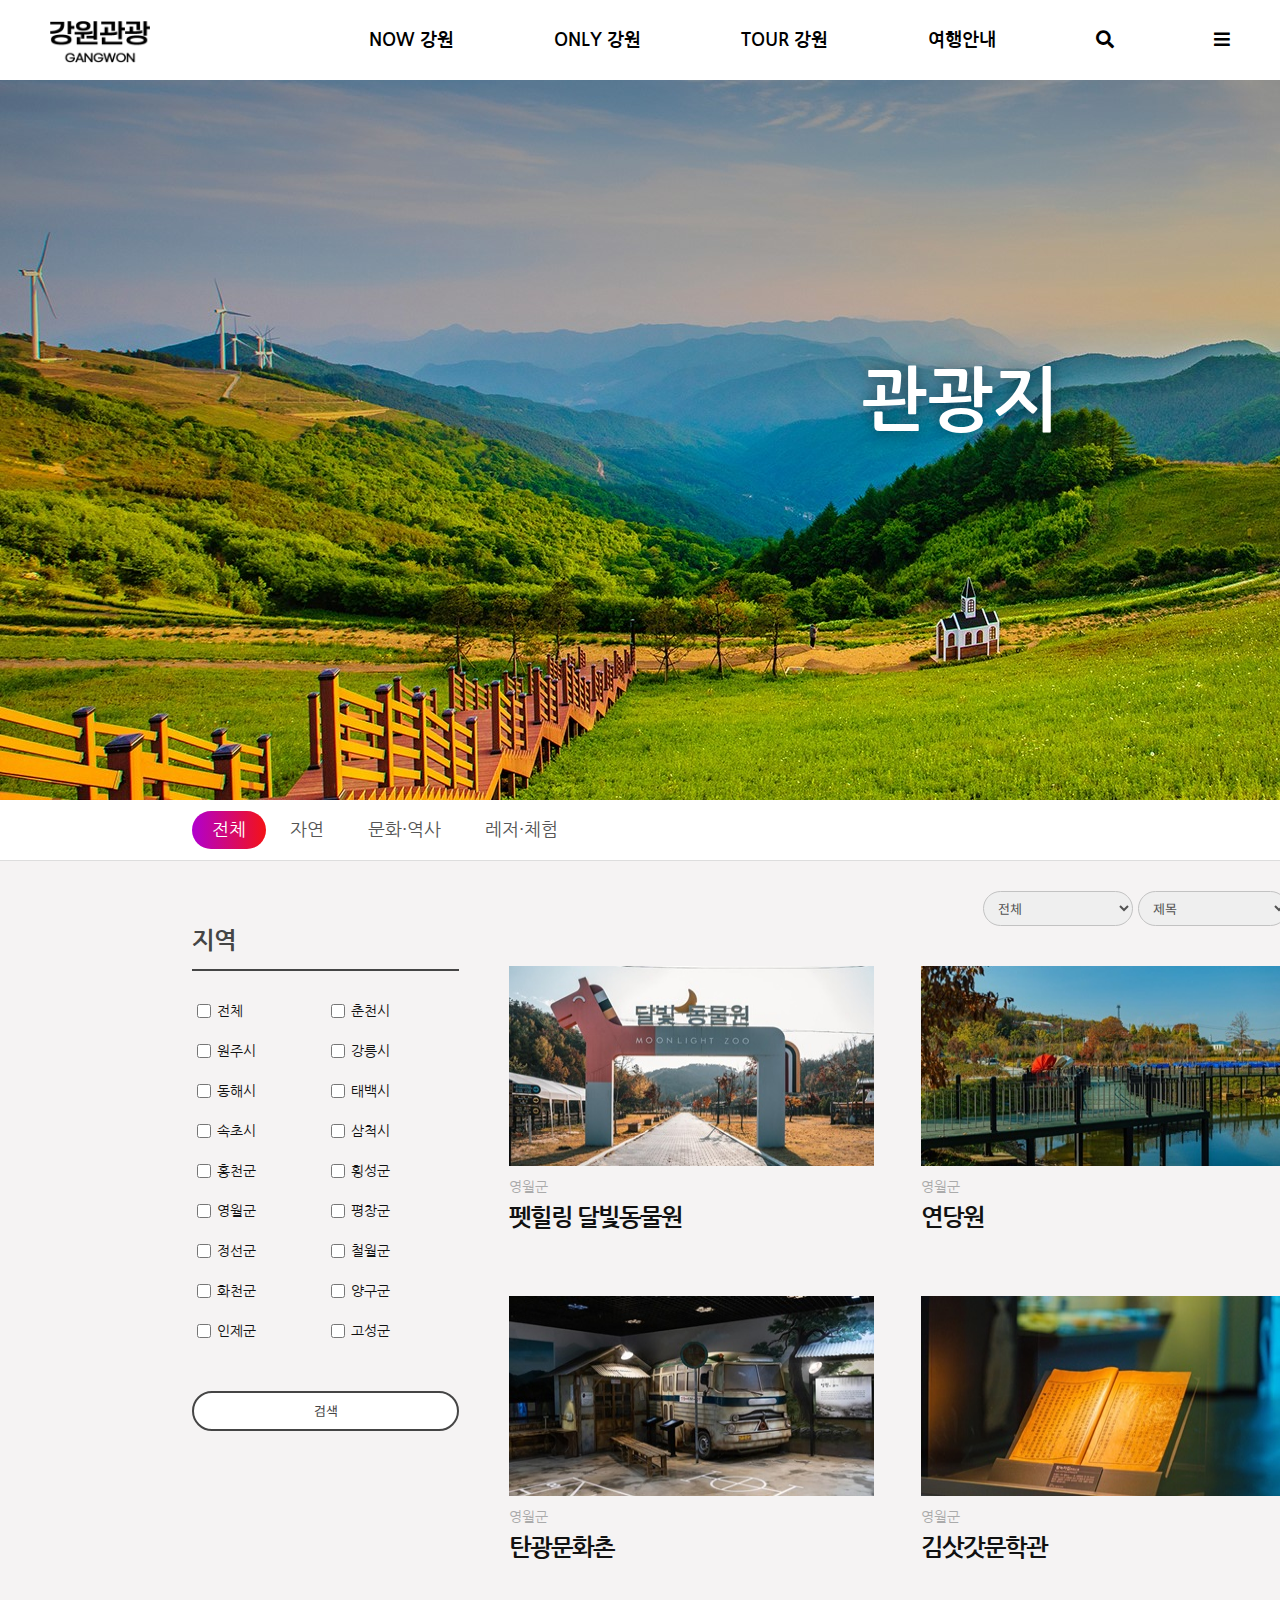
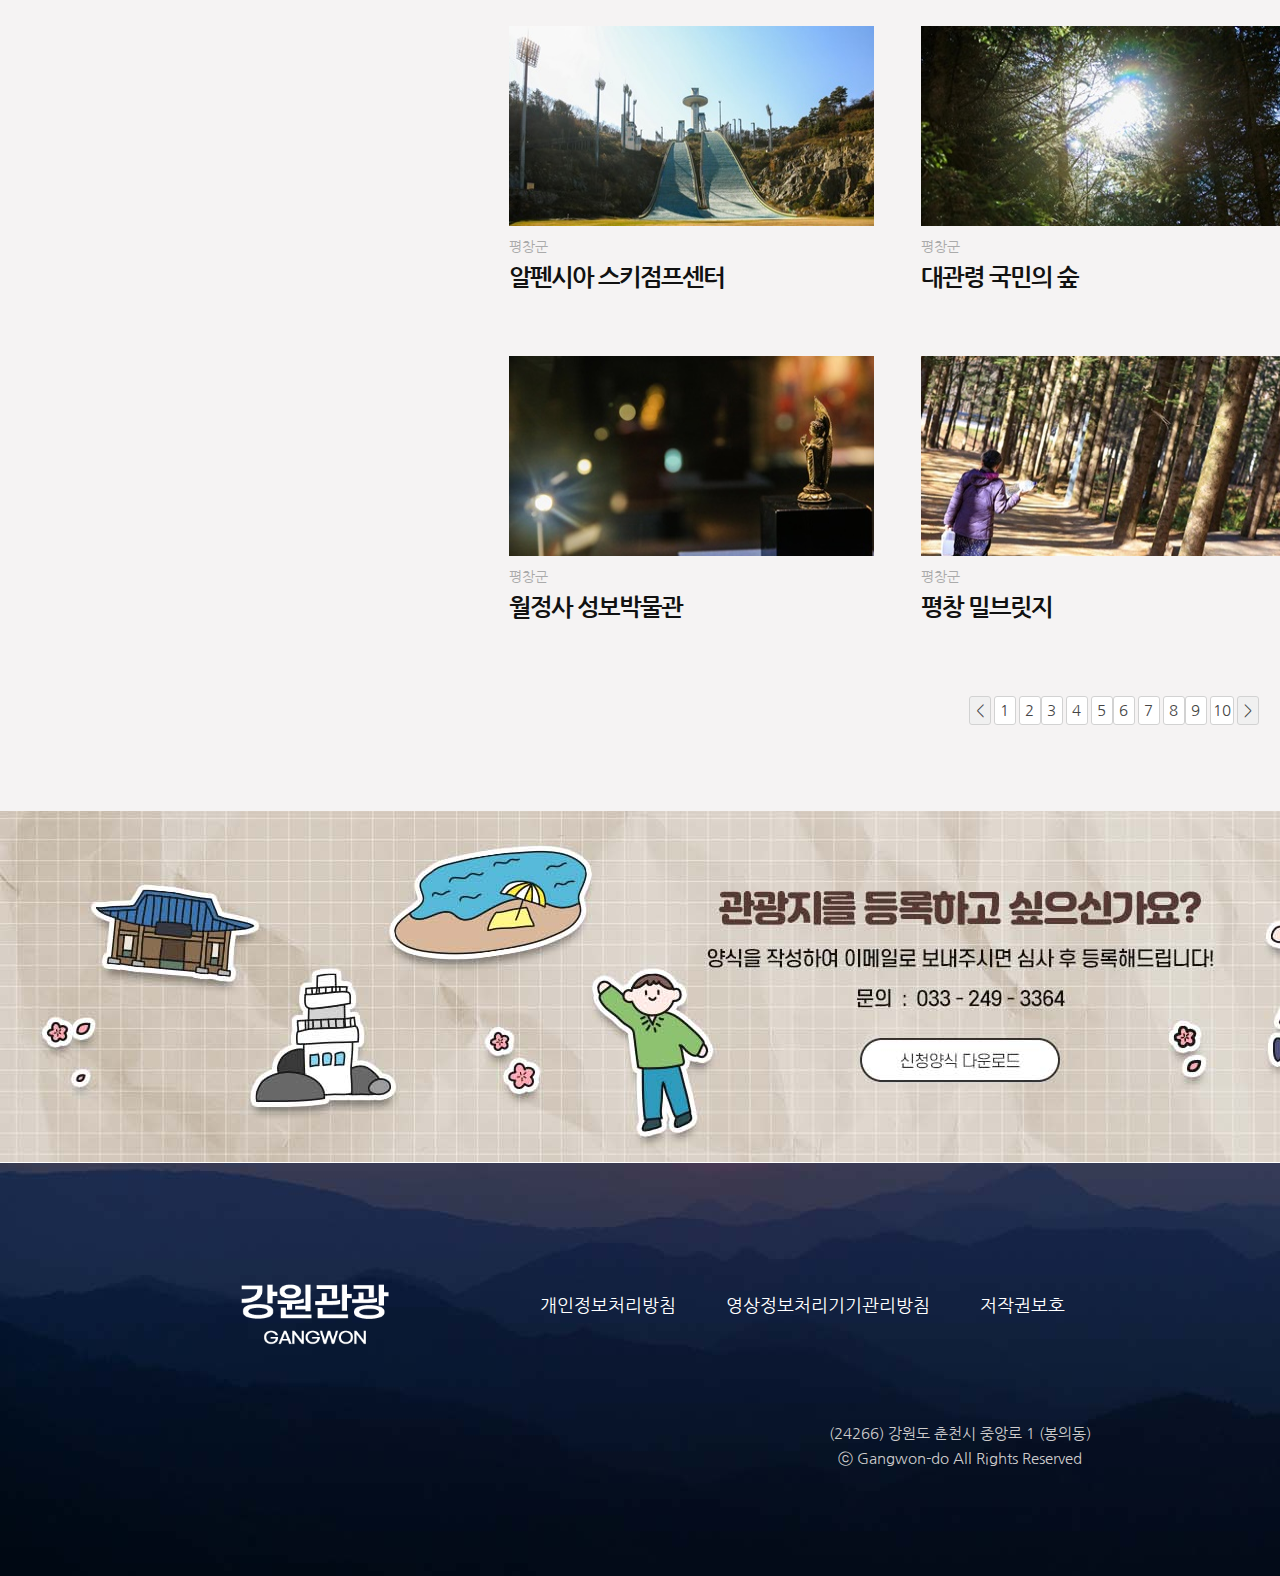
<file: index_folder/index_sub_only.html>
<!DOCTYPE html>
<html lang="ko">
<head>
	<meta charset="UTF-8">
	<meta http-equiv="X-UA-Compatible" content="IE=edge">
	<meta name="viewport" content="width=device-width, initial-scale=1.0">
	<title>관광지</title>
	<!-- 파비콘 -->
	<link rel="apple-touch-icon" sizes="57x57" href="../img/fabicon/apple-icon-57x57.png">
	<link rel="icon" type="image/png" sizes="32x32" href="../img/fabicon/favicon-32x32.png">

	<link rel='stylesheet' href='https://cdnjs.cloudflare.com/ajax/libs/font-awesome/5.15.3/css/all.min.css'>
	<link rel="stylesheet" href="../css/reset.css">
	<link rel="stylesheet" href="../css/slick.css">
    <link rel="stylesheet" href="../css/slick-theme.css">
	<script src="https://code.jquery.com/jquery-3.6.4.min.js"></script>
	<script src="../js/commonScript.js" defer></script>
	<link rel="stylesheet" href="../css/style.css">
	<link rel="stylesheet" href="../css/style4_only.css">
	<link rel="원본 좌표" href="https://www.gangwon.to/gwtour"> 
</head>
 
<body>
	<nav id="top_menu_fixed">
		<h1>
			<a href="../index.html" title="강원관광 메인페이지 바로가기"> <img src="../img/logo.png" alt="탑메뉴 로고"></a>
		</h1>
		<ul>
			<li><a href="../index_folder/index_sub_story.html" title="NOW 강원">NOW 강원</a>
				<ul>
					<li><a href="../index_folder/index_sub_story.html" title="">이야기속강원</a></li>
					<li><a href="../index_folder/index_sub_story2.html" title="">축제&amp;행사</a></li>
					<li><a href="#" title="">쇼핑<mark>(미구현)</mark></a></li>
				</ul>
			</li>
				<li><a href="../index_folder/index_sub_only.html" title="ONLY 강원">ONLY 강원</a>
					<ul>
						<li><a href="../index_folder/index_sub_only.html" title=""><dt>관광지</dt></a>
							<dd><a href="../index_folder/index_sub_only.html" title="">자연</a></dd>
							<dd><a href="../index_folder/index_sub_only.html" title="">문화&middot;역사 </a></dd>
							<dd><a href="../index_folder/index_sub_only.html" title="">레저&middot;체험</a></dd>
						</li>
						<li><a href="../index_folder/index_sub_only2.html" title="">K한류</a></li>
						<li><a href="#" title="">음식</a></li>
						<li><a href="#" title="">테마여행</a></li>
						<li><a href="#" title="">여행플래너</a></li>
					</ul>
				</li>
			<li><a href="#" title="TOUR 강원">TOUR 강원</a></li>
			<li><a href="#" title="여행안내">여행안내</a>
				<ul>
					<li><a href="#" title="">알림소식</a></li>
					<li><a href="#" title="">관광안내소</a></li>
					<li><a href="#" title="">사진공모전</a></li>
					<li><a href="#" title="">가이드북&amp;지도</a></li>
					<li><a href="#" title="">강원관광 e-book</a></li>
					<li><a href="#" title="">시티투어</a></li>
					<li><a href="#" title="">관광불편신고</a></li>
				</ul>
			</li>
			<li><a href="javascript:" title="검색 버튼" class="search-button"><i class="fas fa-search"></i></a></li>  <!-- nav 검색버튼 -->
			<li><a href="javascript:" title="사이드 메뉴 버튼"><i class="fas fa-bars"></i></a></li> <!-- nav 사이드메뉴 버튼 -->
		</ul>
		<div id="searchBg">
			<form class="search-bx" method="" action="">
				<fieldset>
					<input type="hidden" name="siteCode" value="" />
					<input type="search" id="keyword" name="searchKeyword" value="" placeholder="검색어를 입력해주세요">
				</fieldset>
				<i class="fas fa-search"></i>
			</form>
		</div>
	</nav>
	<section>
		<div id="mainview">
			<img src="../img/sub2_1/sub_visual02.jpg" alt="메인뷰01">
			<h3>관광지</h3>
		</div>

		<!-- 탭박스 영역 -->
        <div class="inner">
    		<div id="tabbox">
                    <div class="inner_left">
                        <a href="" class="pointBox">전체</a>
                        <a href="">자연</a>
                        <a href="">문화&middot;역사</a>
                        <a href="">레저&middot;체험</a>
                    </div>
        			<div class="inner_right">
        				<a href="#">&nbsp;HOME &nbsp; ></a>
        				<a href="#">&nbsp;ONLY 강원 &nbsp; ></a>
        				<a href="#"><span style="font-weight: bold;">관광지</span> &nbsp; </a>
        			</div>
    		</div>
        </div>
<!-- ← 여기까지 공통영역 입니다 -->

		<!-- 컨텐츠영역 -->
    <div id="contents">
        <div class="inner">
            <div class="checkBox">
				<h4>지역</h4>
				<div><input type="checkbox" id="allArea"><label for="allArea">전체</label></input></div>
				<div><input type="checkbox" id="area01"><label for="area01">춘천시</label></input></div>
				<div><input type="checkbox" id="area02"><label for="area02">원주시</label></input></div>
				<div><input type="checkbox" id="area03"><label for="area03">강릉시</label></input></div>
				<div><input type="checkbox" id="area04"><label for="area04">동해시</label></input></div>
				<div><input type="checkbox" id="area05"><label for="area05">태백시</label></input></div>
				<div><input type="checkbox" id="area06"><label for="area06">속초시</label></input></div>
				<div><input type="checkbox" id="area07"><label for="area07">삼척시</label></input></div>
				<div><input type="checkbox" id="area08"><label for="area08">홍천군</label></input></div>
				<div><input type="checkbox" id="area09"><label for="area09">횡성군</label></input></div>
				<div><input type="checkbox" id="area10"><label for="area10">영월군</label></input></div>
				<div><input type="checkbox" id="area11"><label for="area11">평창군</label></input></div>
				<div><input type="checkbox" id="area12"><label for="area12">정선군</label></input></div>
				<div><input type="checkbox" id="area13"><label for="area13">철월군</label></input></div>
				<div><input type="checkbox" id="area14"><label for="area14">화천군</label></input></div>
				<div><input type="checkbox" id="area15"><label for="area15">양구군</label></input></div>
				<div><input type="checkbox" id="area16"><label for="area16">인제군</label></input></div>
				<div><input type="checkbox" id="area17"><label for="area17">고성군</label></input></div>
				<div class="blank">지역별 검색기능 버튼</div>
				<input type="submit" value="검색" id="areaSubmitBtn"></input>
			</div>

<!-- 작업중 --> <!-- 좌측 체크박스 -->
            <div class="onlyBox">
				<div class="searchArea">
					<select name="" id="">
						<option value="전체">전체</option>
						<option value="최신순">최신순</option>
						<option value="인기순">인기순</option>
					</select>
					<select name="" id="">
						<option value="제목">제목</option>
						<option value="내용">내용</option>
					</select>
					<input type="box" placeholder="검색어를 입력해주세요." name=""></input>
					<a href="">검색</a>
				</div>
				<ul>
					<li><a href=""> <img src="../img/sub2_1/onlyspot_01.jpg" alt=""><span>영월군</span> <strong>펫힐링 달빛동물원</strong></a></li>
					<li><a href=""> <img src="../img/sub2_1/onlyspot_02.jpg" alt=""><span>영월군</span> <strong>연당원</strong></a></li>
					<li><a href=""> <img src="../img/sub2_1/onlyspot_03.jpg" alt=""><span>영월군</span> <strong>라디오스타박물관</strong></a></li>
					<li><a href=""> <img src="../img/sub2_1/onlyspot_04.jpg" alt=""><span>영월군</span> <strong>탄광문화촌</strong></a></li>
					<li><a href=""> <img src="../img/sub2_1/onlyspot_05.jpg" alt=""><span>영월군</span> <strong>김삿갓문학관</strong></a></li>
					<li><a href=""> <img src="../img/sub2_1/onlyspot_06.jpg" alt=""><span>평창군</span> <strong>2018 평창 동계올림픽대회 및 동계패럴림픽대회 기념관</strong></a></li>
					<li><a href=""> <img src="../img/sub2_1/onlyspot_07.jpg" alt=""><span>평창군</span> <strong>알펜시아 스키점프센터</strong></a></li>
					<li><a href=""> <img src="../img/sub2_1/onlyspot_08.jpg" alt=""><span>평창군</span> <strong>대관령 국민의 숲</strong></a></li>
					<li><a href=""> <img src="../img/sub2_1/onlyspot_09.jpg" alt=""><span>평창군</span> <strong>월정사 전나무숲길</strong></a></li>
					<li><a href=""> <img src="../img/sub2_1/onlyspot_10.jpg" alt=""><span>평창군</span> <strong>월정사 성보박물관</strong></a></li>
					<li><a href=""> <img src="../img/sub2_1/onlyspot_11.jpg" alt=""><span>평창군</span> <strong>평창 밀브릿지</strong></a></li>
					<li><a href=""> <img src="../img/sub2_1/onlyspot_12.jpg" alt=""><span>평창군</span> <strong>봉평 전통시장</strong></a></li>
				</ul>
				<div id="pageslot">
					<div class="inner">
						<ul>
							<li class="slot"><a href="">&lt;</a></li>
							<li><a href="">1</a></li>
							<li><a href="">2</a></li>
							<li><a href="">3</a></li>
							<li><a href="">4</a></li>
							<li><a href="">5</a></li>
							<li><a href="">6</a></li>
							<li><a href="">7</a></li>
							<li><a href="">8</a></li>
							<li><a href="">9</a></li>
							<li><a href="">10</a></li>
							<li class="slot"><a href="">&gt;</a></li>
						</ul>
					</div>
				</div>
			</div>


        </div>
    </div>

    <img id="img_download" src="../img/sub2_1/download.jpg" alt="관광지 등록 양식 다운로드">
		



<!-- ← 여기까지 공통영역 입니다 -->		
		<footer id="footer">
			<div class="inner">
				<h1>
					<a href="#"><img src="../img/logo.png" alt="강원관광 로고">
					</a>
				</h1>
				<div class="footerLink">
					<ul>
						<li><a href="">개인정보처리방침</a><span class="ir_pm">구분바</span></li>
						<li><a href="">영상정보처리기기관리방침</a><span class="ir_pm">구분바</span></li>
						<li><a href="">저작권보호</a><span></span></li>
						<li><a href="">유관기관 사이트</a>
							<ul>
								<li><a href="">강원도청</a></li>
								<li><a href="">강원도관광재단</a></li>
							</ul>
						</li>
					</ul>
				</div>
			</div>
			<address>
				<li>(24266) 강원도 춘천시 중앙로 1 (봉의동)</li> 
				<li>ⓒ Gangwon-do    All Rights Reserved</li>
			</address>
		</footer>

		</div>


</body>
</file>
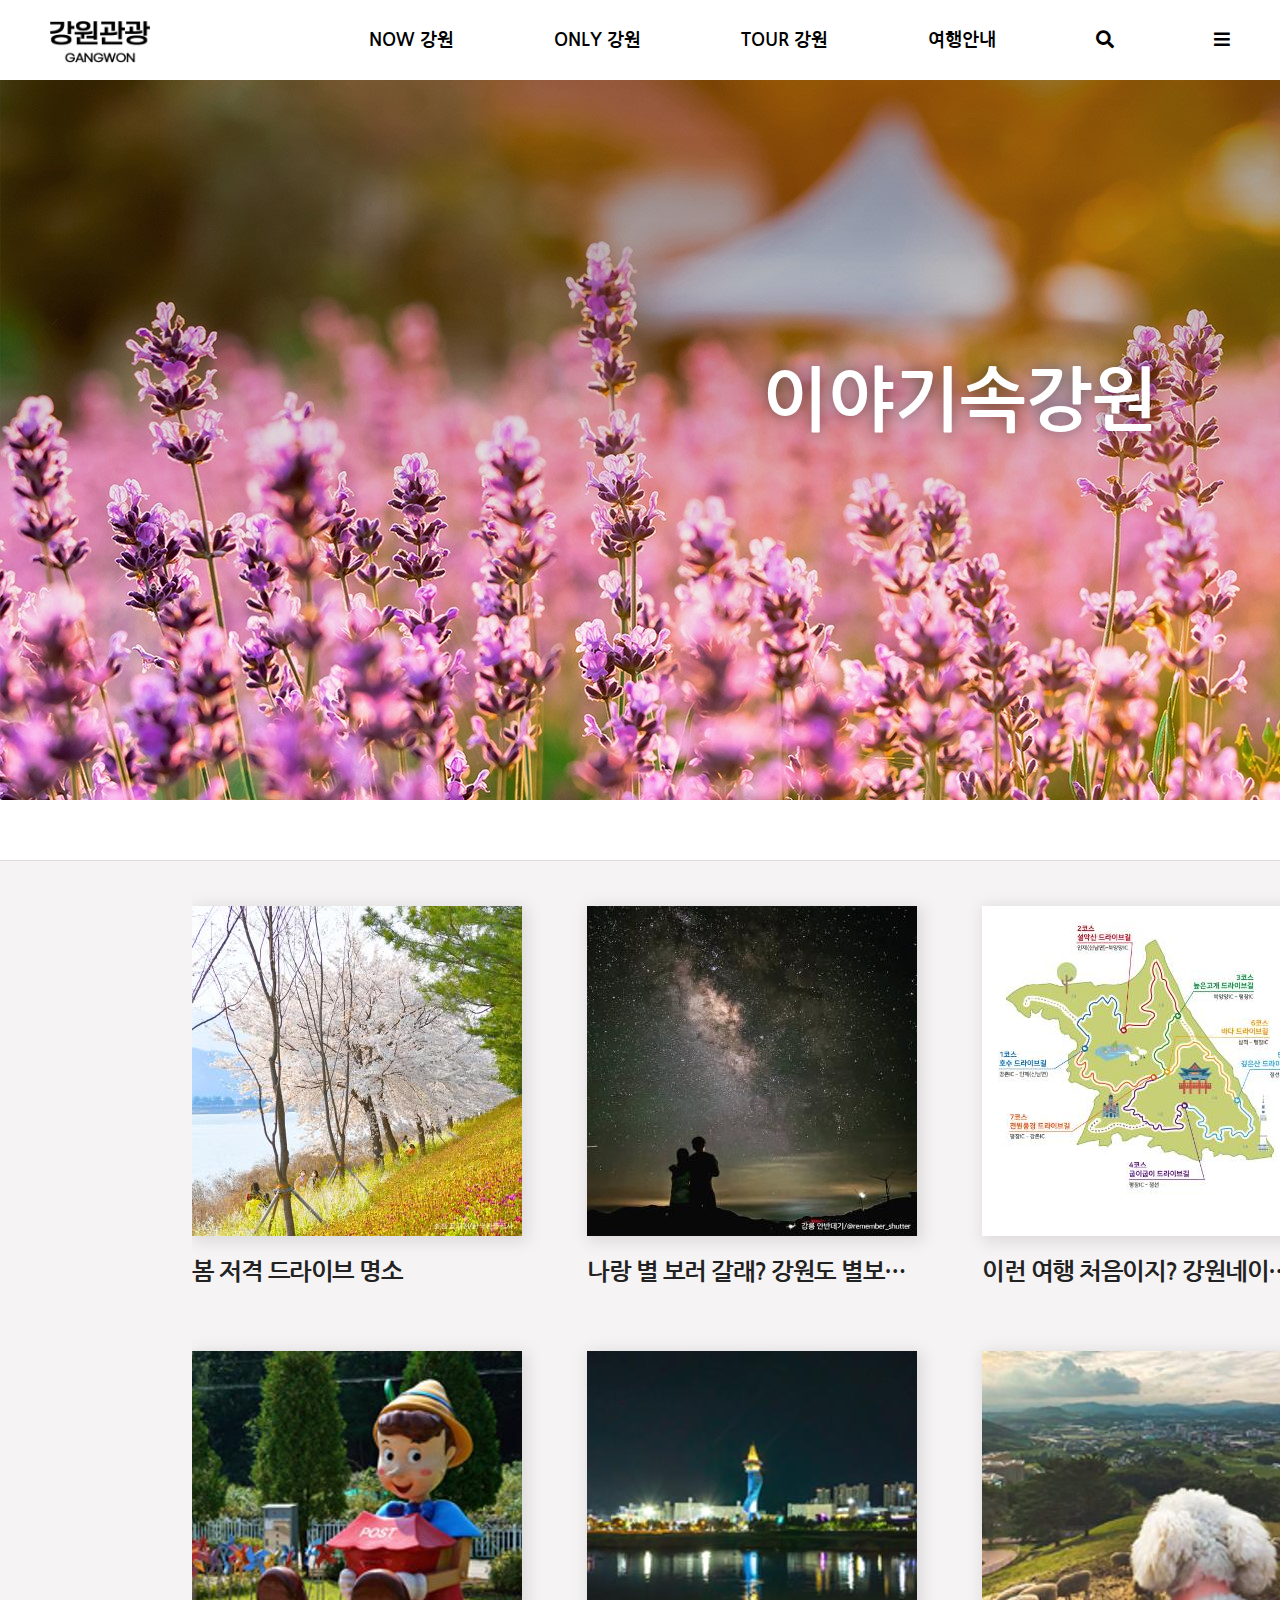
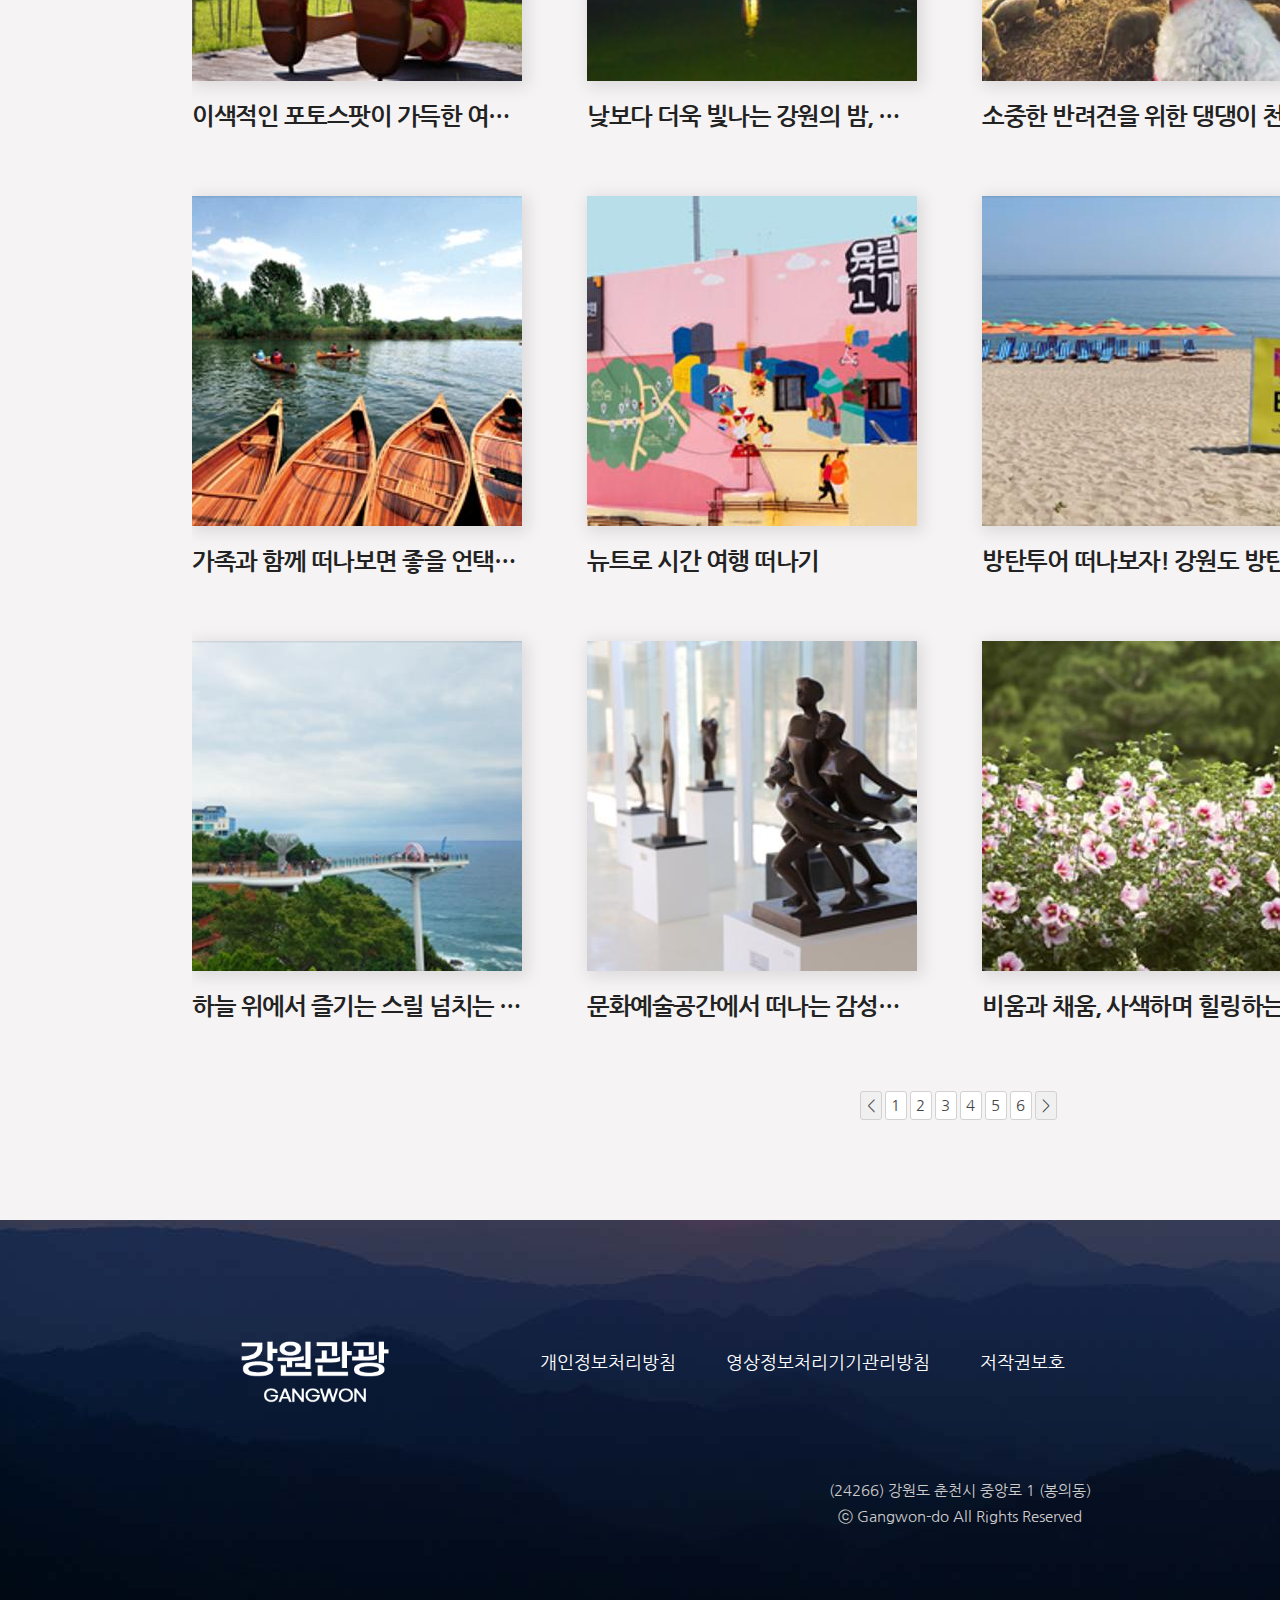
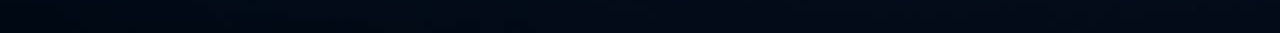
<file: index_folder/index_sub_story.html>
<!DOCTYPE html>
<html lang="ko">
<head>
	<meta charset="UTF-8">
	<meta http-equiv="X-UA-Compatible" content="IE=edge">
	<meta name="viewport" content="width=device-width, initial-scale=1.0">
	<title>이야기 속 강원</title>
	<!-- 파비콘 -->
	<link rel="apple-touch-icon" sizes="57x57" href="../img/fabicon/apple-icon-57x57.png">
	<link rel="icon" type="image/png" sizes="32x32" href="../img/fabicon/favicon-32x32.png">
	
	<link rel='stylesheet' href='https://cdnjs.cloudflare.com/ajax/libs/font-awesome/5.15.3/css/all.min.css'>
	<link rel="stylesheet" href="../css/reset.css">
	<link rel="stylesheet" href="../css/slick.css">
    <link rel="stylesheet" href="../css/slick-theme.css">
	<script src="https://code.jquery.com/jquery-3.6.4.min.js"></script>
	<script src="../js/commonScript.js" defer></script>
	<link rel="stylesheet" href="../css/style.css">
	<link rel="stylesheet" href="../css/style2.css">
	<link rel="원본 좌표" href="https://www.gangwon.to/gwtour"> 
</head>
 
<body>
	<nav id="top_menu_fixed">
		<h1>
			<a href="../index.html" title="강원관광 메인페이지 바로가기"> <img src="../img/logo.png" alt="탑메뉴 로고"></a>
		</h1>
		<ul>
			<li><a href="../index_folder/index_sub_story.html" title="NOW 강원">NOW 강원</a>
				<ul>
					<li><a href="../index_folder/index_sub_story.html" title="">이야기속강원</a></li>
					<li><a href="../index_folder/index_sub_story2.html" title="">축제&amp;행사</a></li>
					<li><a href="#" title="">쇼핑<mark>(미구현)</mark></a></li>
				</ul>
			</li>
				<li><a href="../index_folder/index_sub_only.html" title="ONLY 강원">ONLY 강원</a>
					<ul>
						<li><a href="../index_folder/index_sub_only.html" title=""><dt>관광지</dt></a>
							<dd><a href="../index_folder/index_sub_only.html" title="">자연</a></dd>
							<dd><a href="../index_folder/index_sub_only.html" title="">문화&middot;역사 </a></dd>
							<dd><a href="../index_folder/index_sub_only.html" title="">레저&middot;체험</a></dd>
						</li>
						<li><a href="../index_folder/index_sub_only2.html" title="">K한류</a></li>
						<li><a href="#" title="">음식</a></li>
						<li><a href="#" title="">테마여행</a></li>
						<li><a href="#" title="">여행플래너</a></li>
					</ul>
				</li>
			<li><a href="#" title="TOUR 강원">TOUR 강원</a></li>
			<li><a href="#" title="여행안내">여행안내</a>
				<ul>
					<li><a href="#" title="">알림소식</a></li>
					<li><a href="#" title="">관광안내소</a></li>
					<li><a href="#" title="">사진공모전</a></li>
					<li><a href="#" title="">가이드북&amp;지도</a></li>
					<li><a href="#" title="">강원관광 e-book</a></li>
					<li><a href="#" title="">시티투어</a></li>
					<li><a href="#" title="">관광불편신고</a></li>
				</ul>
			</li>
			<li><a href="javascript:" title="검색 버튼" class="search-button"><i class="fas fa-search"></i></a></li>  <!-- nav 검색버튼 -->
			<li><a href="javascript:" title="사이드 메뉴 버튼"><i class="fas fa-bars"></i></a></li> <!-- nav 사이드메뉴 버튼 -->
		</ul>
		<div id="searchBg">
			<form class="search-bx" method="" action="">
				<fieldset>
					<input type="hidden" name="siteCode" value="" />
					<input type="search" id="keyword" name="searchKeyword" value="" placeholder="검색어를 입력해주세요">
				</fieldset>
				<i class="fas fa-search"></i>
			</form>
		</div>
	</nav>
	<section>
		<div id="mainview">
			<img src="../img/sub1_1/sub_visual01.jpg" alt="메인뷰01">
			<h3>이야기속강원</h3>
		</div>

		<!-- 탭박스 영역 -->
		<div id="tabbox">
			<div class="inner">
				<a href="#">&nbsp;HOME &nbsp; ></a>
				<a href="#">&nbsp;NOW 강원 &nbsp; ></a>
				<strong><a href="#">이야기속강원 &nbsp; </a></strong>
			</div>
		</div>
		<!-- ← 여기까지 공통영역 입니다 -->




		<!-- 컨텐츠영역 -->
		<div id="contents">
			<div class="inner">
				<ul class="mainul">
					<li><a href=""><img src="../img/sub1_1/story_01.jpg" alt=""><strong>봄 저격 드라이브 명소</strong> </a></li>
					<li><a href=""><img src="../img/sub1_1/story_02.jpg" alt=""><strong>나랑 별 보러 갈래? 강원도 별보기 명소!</strong> </a></li>
					<li><a href=""><img src="../img/sub1_1/story_03.jpg" alt=""><strong>이런 여행 처음이지? 강원네이처로드 가이드</strong> </a></li>
					<li><a href=""><img src="../img/sub1_1/story_04.png" alt=""><strong>자연으로 가는 가장 가까운 길, 강원네이처로드</strong> </a></li>
					<li><a href=""><img src="../img/sub1_1/story_05.jpg" alt=""><strong>이색적인 포토스팟이 가득한 여행지 소개</strong> </a></li>
					<li><a href=""><img src="../img/sub1_1/story_06.jpg" alt=""><strong>낮보다 더욱 빛나는 강원의 밤, 야경관광지 추천</strong> </a></li>
					<li><a href=""><img src="../img/sub1_1/story_07.jpg" alt=""><strong>소중한 반려견을 위한 댕댕이 천국</strong> </a></li>
					<li><a href=""><img src="../img/sub1_1/story_08.jpg" alt=""><strong>뚜벅이 여행자를 위한 선물, 관광택시</strong> </a></li>
					<li><a href=""><img src="../img/sub1_1/story_09.jpg" alt=""><strong>가족과 함께 떠나보면 좋을 언택트 여행지</strong> </a></li>
					<li><a href=""><img src="../img/sub1_1/story_10.jpg" alt=""><strong>뉴트로 시간 여행 떠나기</strong> </a></li>
					<li><a href=""><img src="../img/sub1_1/story_11.jpg" alt=""><strong>방탄투어 떠나보자! 강원도 방탄소년단 여행지</strong> </a></li>
					<li><a href=""><img src="../img/sub1_1/story_12.jpg" alt=""><strong>아이와 함께, 몽글몽글 귀여운 동물을 만나봐요</strong> </a></li>
					<li><a href=""><img src="../img/sub1_1/story_13.jpg" alt=""><strong>하늘 위에서 즐기는 스릴 넘치는 강원여행</strong> </a></li>
					<li><a href=""><img src="../img/sub1_1/story_14.jpg" alt=""><strong>문화예술공간에서 떠나는 감성여행</strong> </a></li>
					<li><a href=""><img src="../img/sub1_1/story_15.jpg" alt=""><strong>비움과 채움, 사색하며 힐링하는 여행지</strong> </a></li>
					<li><a href=""><img src="../img/sub1_1/story_16.jpg" alt=""><strong>다채로운 색으로 풍덩! 가을철 추천 여행지</strong> </a></li>
			</ul>
			<div id="pageslot">
				<div class="inner">
					<ul>
						<li class="slot"><a href="">&lt;</a></li>
						<li><a href="">1</a></li>
						<li><a href="">2</a></li>
						<li><a href="">3</a></li>
						<li><a href="">4</a></li>
						<li><a href="">5</a></li>
						<li><a href="">6</a></li>
						<li class="slot"><a href="">&gt;</a></li>
					</ul>
				</div>
			</div>
		</div>



<!-- ← 여기까지 공통영역 입니다 -->		
		<footer id="footer">
			<div class="inner">
				<h1>
					<a href="#"><img src="../img/logo.png" alt="강원관광 로고">
					</a>
				</h1>
				<div class="footerLink">
					<ul>
						<li><a href="">개인정보처리방침</a><span class="ir_pm">구분바</span></li>
						<li><a href="">영상정보처리기기관리방침</a><span class="ir_pm">구분바</span></li>
						<li><a href="">저작권보호</a><span></span></li>
						<li><a href="">유관기관 사이트</a>
							<ul>
								<li><a href="">강원도청</a></li>
								<li><a href="">강원도관광재단</a></li>
							</ul>
						</li>
					</ul>
				</div>
			</div>
			<address>
				<li>(24266) 강원도 춘천시 중앙로 1 (봉의동)</li> 
				<li>ⓒ Gangwon-do    All Rights Reserved</li>
			</address>
		</footer>

		</div>


</body>
</file>
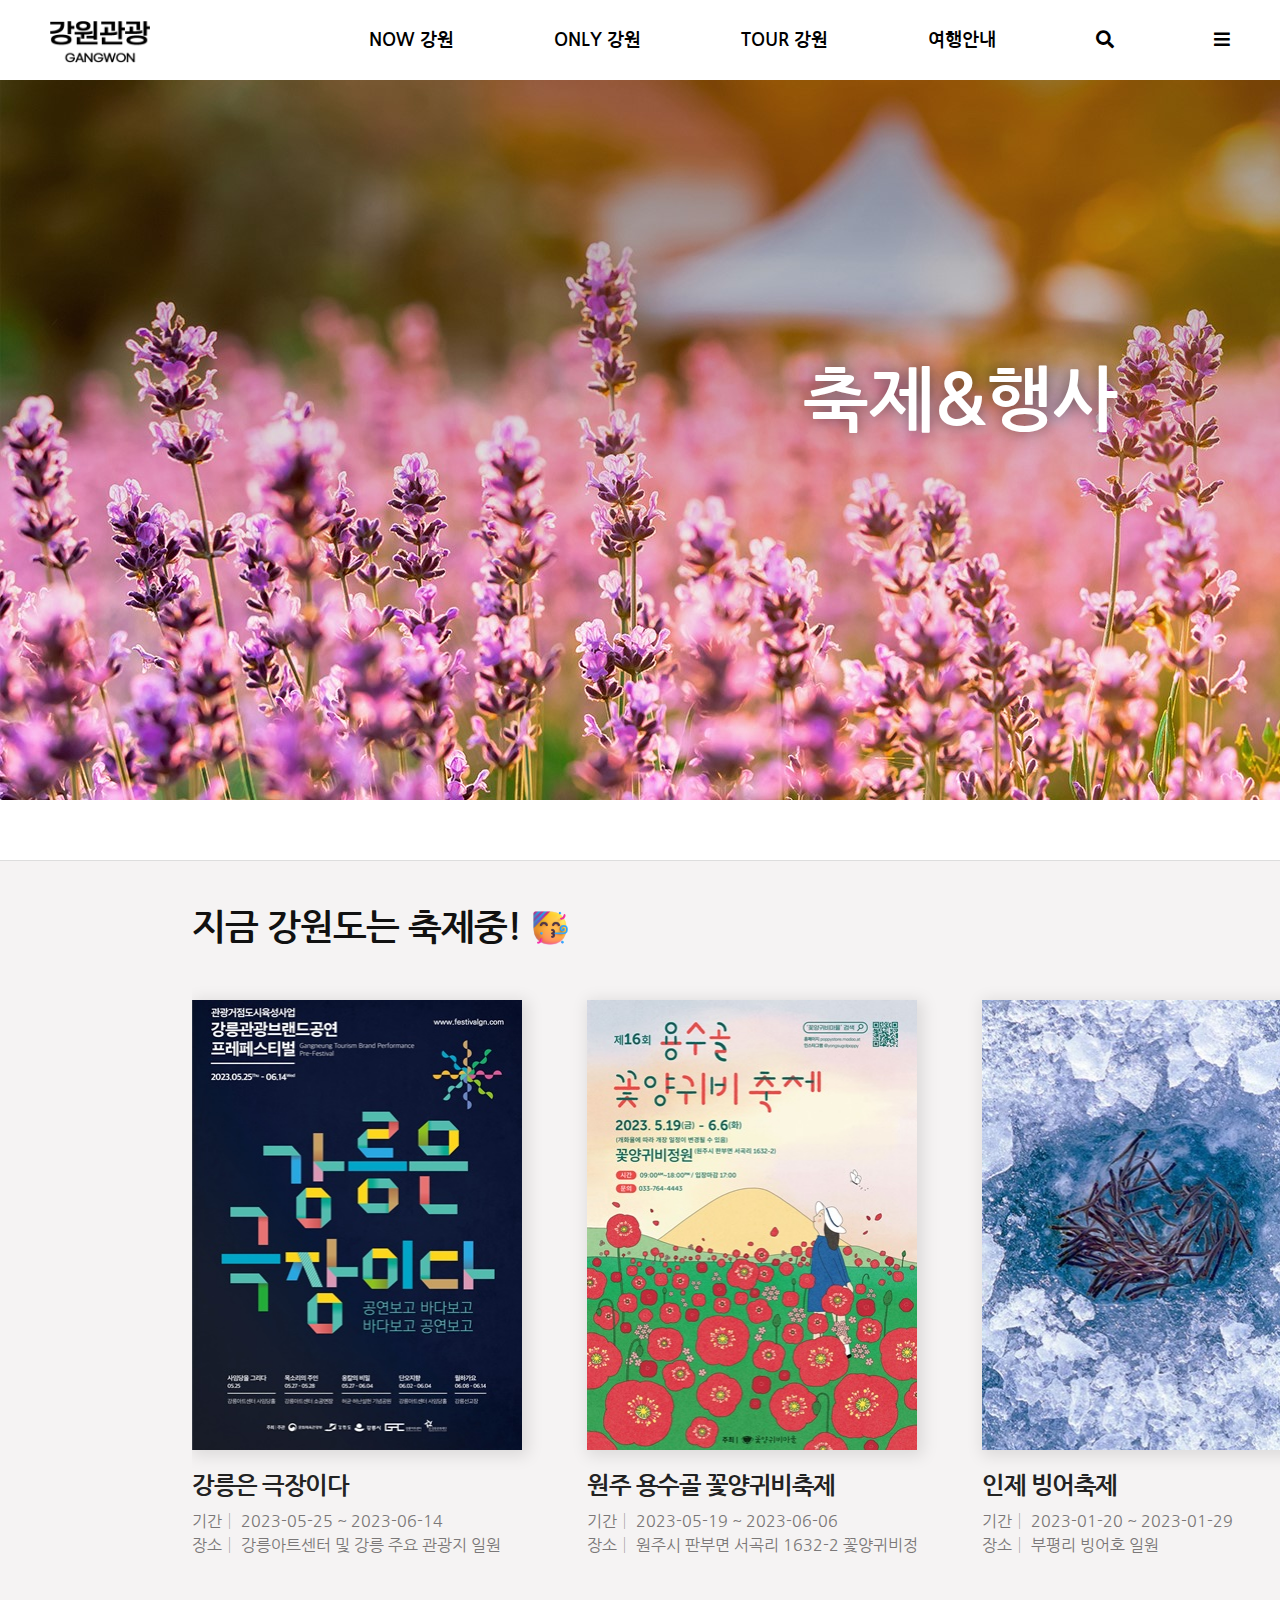
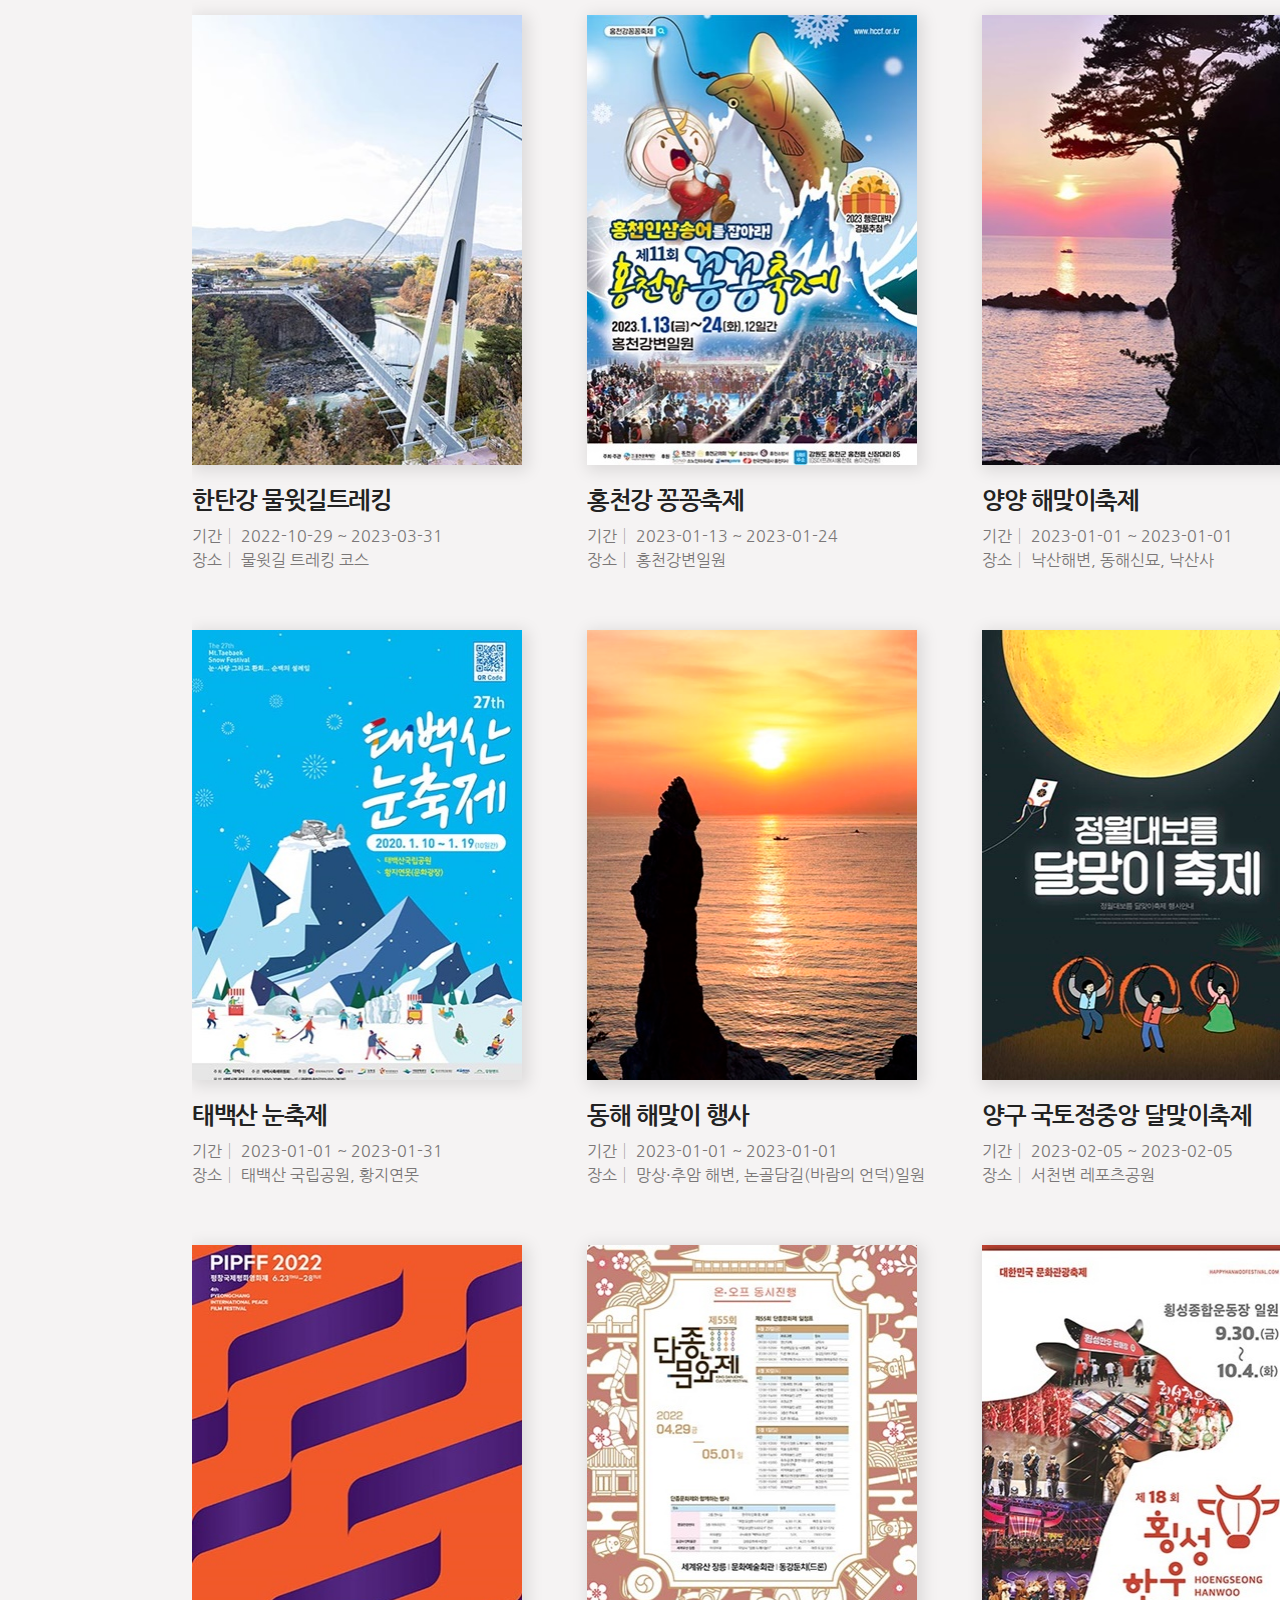
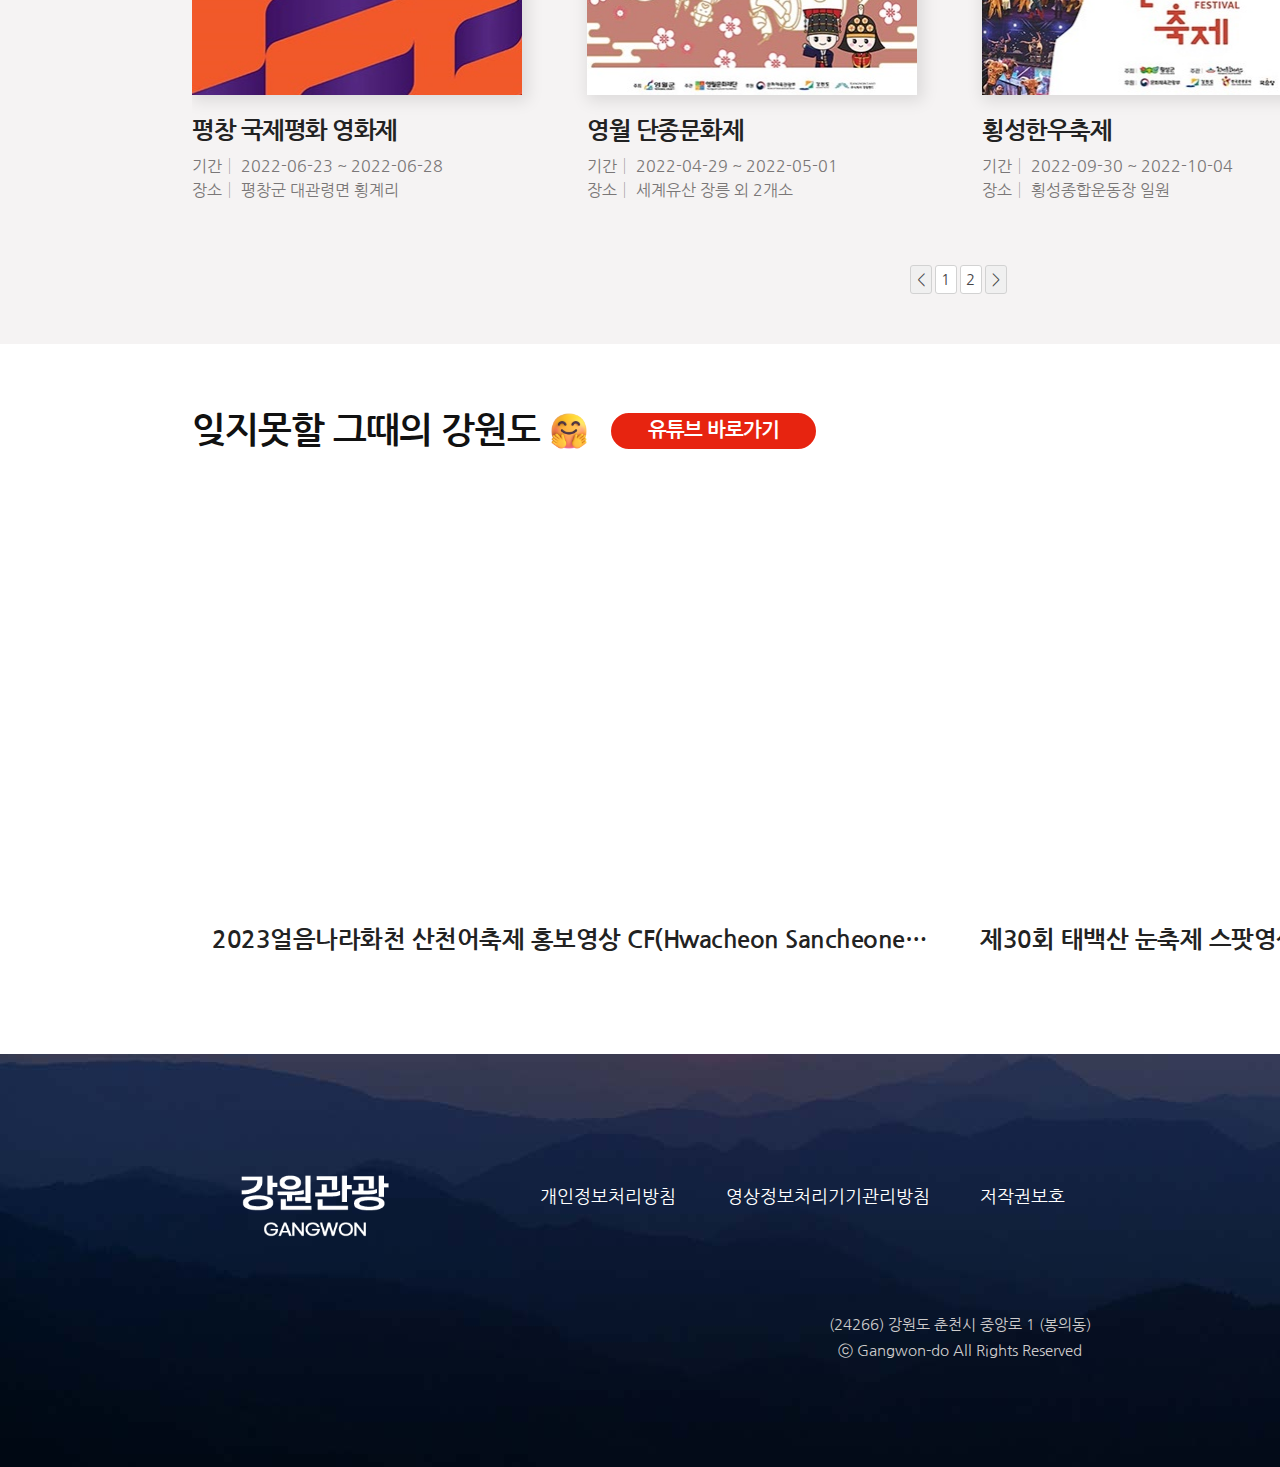
<file: index_folder/index_sub_story2.html>
<!DOCTYPE html>
<html lang="ko">
<head>
	<meta charset="UTF-8">
	<meta http-equiv="X-UA-Compatible" content="IE=edge">
	<meta name="viewport" content="width=device-width, initial-scale=1.0">
	<title>축제&행사</title>
	<!-- 파비콘 -->
	<link rel="apple-touch-icon" sizes="57x57" href="../img/fabicon/apple-icon-57x57.png">
	<link rel="icon" type="image/png" sizes="32x32" href="../img/fabicon/favicon-32x32.png">
	<link rel='stylesheet' href='https://cdnjs.cloudflare.com/ajax/libs/font-awesome/5.15.3/css/all.min.css'>
	<link rel="stylesheet" href="../css/reset.css">
	<link rel="stylesheet" href="../css/slick.css">
    <link rel="stylesheet" href="../css/slick-theme.css">
	<script src="https://code.jquery.com/jquery-3.6.4.min.js"></script>
	<script src="../js/commonScript.js" defer></script>
	<link rel="stylesheet" href="../css/style.css">
	<link rel="stylesheet" href="../css/style3.css">
	<link rel="원본 좌표" href="https://www.gangwon.to/gwtour"> 
</head>
 
<body>
	<nav id="top_menu_fixed">
		<h1>
			<a href="../index.html" title="강원관광 메인페이지 바로가기"> <img src="../img/logo.png" alt="탑메뉴 로고"></a>
		</h1>
		<ul>
			<li><a href="../index_folder/index_sub_story.html" title="NOW 강원">NOW 강원</a>
				<ul>
					<li><a href="../index_folder/index_sub_story.html" title="">이야기속강원</a></li>
					<li><a href="../index_folder/index_sub_story2.html" title="">축제&amp;행사</a></li>
					<li><a href="#" title="">쇼핑<mark>(미구현)</mark></a></li>
				</ul>
			</li>
				<li><a href="../index_folder/index_sub_only.html" title="ONLY 강원">ONLY 강원</a>
					<ul>
						<li><a href="../index_folder/index_sub_only.html" title=""><dt>관광지</dt></a>
							<dd><a href="../index_folder/index_sub_only.html" title="">자연</a></dd>
							<dd><a href="../index_folder/index_sub_only.html" title="">문화&middot;역사 </a></dd>
							<dd><a href="../index_folder/index_sub_only.html" title="">레저&middot;체험</a></dd>
						</li>
						<li><a href="../index_folder/index_sub_only2.html" title="">K한류</a></li>
						<li><a href="#" title="">음식</a></li>
						<li><a href="#" title="">테마여행</a></li>
						<li><a href="#" title="">여행플래너</a></li>
					</ul>
				</li>
			<li><a href="#" title="TOUR 강원">TOUR 강원</a></li>
			<li><a href="#" title="여행안내">여행안내</a>
				<ul>
					<li><a href="#" title="">알림소식</a></li>
					<li><a href="#" title="">관광안내소</a></li>
					<li><a href="#" title="">사진공모전</a></li>
					<li><a href="#" title="">가이드북&amp;지도</a></li>
					<li><a href="#" title="">강원관광 e-book</a></li>
					<li><a href="#" title="">시티투어</a></li>
					<li><a href="#" title="">관광불편신고</a></li>
				</ul>
			</li>
			<li><a href="javascript:" title="검색 버튼" class="search-button"><i class="fas fa-search"></i></a></li>  <!-- nav 검색버튼 -->
			<li><a href="javascript:" title="사이드 메뉴 버튼"><i class="fas fa-bars"></i></a></li> <!-- nav 사이드메뉴 버튼 -->
		</ul>
		<div id="searchBg">
			<form class="search-bx" method="" action="">
				<fieldset>
					<input type="hidden" name="siteCode" value="" />
					<input type="search" id="keyword" name="searchKeyword" value="" placeholder="검색어를 입력해주세요">
				</fieldset>
				<i class="fas fa-search"></i>
			</form>
		</div>
	</nav>
	<section>
		<div id="mainview">
			<img src="../img/sub1_1/sub_visual01.jpg" alt="메인뷰01">
			<h3>축제&amp;행사</h3>
		</div>

		<!-- 탭박스 영역 -->
		<div id="tabbox">
			<div class="inner">
				<a href="#">&nbsp;HOME &nbsp; ></a>
				<a href="#">&nbsp;NOW 강원 &nbsp; ></a>
				<strong><a href="#">축제&amp;행사 &nbsp; </a></strong>
			</div>
		</div>
		<!-- ← 여기까지 공통영역 입니다 -->




		<!-- 컨텐츠영역 -->
		<div id="contents">
			<div class="inner">
				<h4>지금 강원도는 축제중! <img src="../img/sub1_2/partying_face_3d.png" alt=""> </h4>
				<ul class="mainul">
					<li><a href=""><img src="../img/sub1_2/festival_01.jpg" alt=""><strong>강릉은 극장이다</strong> <span>기간│&nbsp;2023-05-25 ~ 2023-06-14  <br>
						장소│&nbsp;강릉아트센터 및 강릉 주요 관광지 일원</span></a></li>
					<li><a href=""><img src="../img/sub1_2/festival_02.jpg" alt=""><strong>원주 용수골 꽃양귀비축제</strong> <span>기간│&nbsp;2023-05-19 ~ 2023-06-06  <br>
						장소│&nbsp;원주시 판부면 서곡리 1632-2 꽃양귀비정</span></a></li>
					<li><a href=""><img src="../img/sub1_2/festival_03.jpg" alt=""><strong>인제 빙어축제</strong> <span>기간│&nbsp;2023-01-20 ~ 2023-01-29 <br>
						장소│&nbsp;부평리 빙어호 일원</span></a></li>
					<li><a href=""><img src="../img/sub1_2/festival_04.jpg" alt=""><strong>산천어축제</strong> <span>기간│&nbsp;2023-01-07 ~ 2023-01-30  <br>
						장소│&nbsp;화천군 화천읍 일원</span></a></li>
					<li><a href=""><img src="../img/sub1_2/festival_05.jpg" alt=""><strong>한탄강 물윗길트레킹</strong> <span>기간│&nbsp;2022-10-29 ~ 2023-03-31  <br>
						장소│&nbsp;물윗길 트레킹 코스</span></a></li>
					<li><a href=""><img src="../img/sub1_2/festival_06.jpg" alt=""><strong>홍천강 꽁꽁축제</strong> <span>기간│&nbsp;2023-01-13 ~ 2023-01-24  <br>
						장소│&nbsp;홍천강변일원</span></a></li>
					<li><a href=""><img src="../img/sub1_2/festival_07.jpg" alt=""><strong>양양 해맞이축제</strong> <span>기간│&nbsp;2023-01-01 ~ 2023-01-01  <br>
						장소│&nbsp;낙산해변, 동해신묘, 낙산사</span></a></li>
					<li><a href=""><img src="../img/sub1_2/festival_08.jpg" alt=""><strong>화진포 해맞이축제</strong> <span>기간│&nbsp;2023-01-01 ~ 2023-01-01  <br>
						장소│&nbsp;화진포해변</span></a></li>
					<li><a href=""><img src="../img/sub1_2/festival_09.jpg" alt=""><strong>태백산 눈축제</strong> <span>기간│&nbsp;2023-01-01 ~ 2023-01-31  <br>
						장소│&nbsp;태백산 국립공원, 황지연못</span></a></li>
					<li><a href=""><img src="../img/sub1_2/festival_10.jpg" alt=""><strong>동해 해맞이 행사</strong> <span>기간│&nbsp;2023-01-01 ~ 2023-01-01  <br>
						장소│&nbsp;망상&middot;추암 해변, 논골담길(바람의 언덕)일원</span></a></li>
					<li><a href=""><img src="../img/sub1_2/festival_11.jpg" alt=""><strong>양구 국토정중앙 달맞이축제</strong><span>기간│&nbsp;2023-02-05 ~ 2023-02-05 <br>
						장소│&nbsp;서천변 레포츠공원</span> </a></li>
					<li><a href=""><img src="../img/sub1_2/festival_12.jpg" alt=""><strong>정선 동강할미꽃축제</strong> <span>기간│&nbsp;2023-03-31 ~ 2023-04-02 <br>
						장소│&nbsp;동강생태체험전시관, 동강할미꽃 거리 일원</span></a></li>
					<li><a href=""><img src="../img/sub1_2/festival_13.jpg" alt=""><strong>평창 국제평화 영화제</strong> <span>기간│&nbsp;2022-06-23 ~ 2022-06-28  <br>
						장소│&nbsp;평창군 대관령면 횡계리</span></a></li>
					<li><a href=""><img src="../img/sub1_2/festival_14.jpg" alt=""><strong>영월 단종문화제</strong><span>기간│&nbsp;2022-04-29 ~ 2022-05-01  <br>
						장소│&nbsp;세계유산 장릉 외 2개소</span> </a></li>
					<li><a href=""><img src="../img/sub1_2/festival_15.jpg" alt=""><strong>횡성한우축제</strong> <span>기간│&nbsp;2022-09-30 ~ 2022-10-04  <br>
						장소│&nbsp;횡성종합운동장 일원</span></a></li>
					<li><a href=""><img src="../img/sub1_2/festival_16.jpg" alt=""><strong>삼척 해맞이축제</strong> <span>기간│&nbsp;2023-01-01 ~ 2023-01-01  <br>
						장소│&nbsp;소망의탑 외 9개소</span></a></li>
			</ul>

			<div id="pageslot">
				<div class="inner">
					<ul>
						<li class="slot"><a href="">&lt;</a></li>
						<li><a href="">1</a></li>
						<li><a href="">2</a></li>
						<li class="slot"><a href="">&gt;</a></li>
					</ul>
				</div>
			</div>
		</div>

		<div id="youtubeBox">
			<div class="inner">
				<h4>잊지못할 그때의 강원도 <img src="../img/sub1_2/hugging-face_1f917.png" alt=""> <a href="" id="goYoutube"> 유튜브 바로가기</a> </h4>

				<div class="box">
					<iframe width="560" height="315" src="https://www.youtube.com/embed/XAnNLdsSq8E" title="YouTube video player" frameborder="0" allow="accelerometer; autoplay; clipboard-write; encrypted-media; gyroscope; picture-in-picture; web-share" allowfullscreen></iframe>
					2023얼음나라화천 산천어축제 홍보영상 CF(Hwacheon Sancheoneo Ice festival)
				</div>
				<div class="box">
					<iframe width="560" height="315" src="https://www.youtube.com/embed/o8Q9M_VIMKw" title="YouTube video player" frameborder="0" allow="accelerometer; autoplay; clipboard-write; encrypted-media; gyroscope; picture-in-picture; web-share" allowfullscreen></iframe>
					제30회 태백산 눈축제 스팟영상
				</div>
			</div>
		</div>



<!-- ← 여기까지 공통영역 입니다 -->		
		<footer id="footer">
			<div class="inner">
				<h1>
					<a href="#"><img src="../img/logo.png" alt="강원관광 로고">
					</a>
				</h1>
				<div class="footerLink">
					<ul>
						<li><a href="">개인정보처리방침</a><span class="ir_pm">구분바</span></li>
						<li><a href="">영상정보처리기기관리방침</a><span class="ir_pm">구분바</span></li>
						<li><a href="">저작권보호</a><span></span></li>
						<li><a href="">유관기관 사이트</a>
							<ul>
								<li><a href="">강원도청</a></li>
								<li><a href="">강원도관광재단</a></li>
							</ul>
						</li>
					</ul>
				</div>
			</div>
			<address>
				<li>(24266) 강원도 춘천시 중앙로 1 (봉의동)</li> 
				<li>ⓒ Gangwon-do    All Rights Reserved</li>
			</address>
		</footer>

		</div>


</body>
</file>
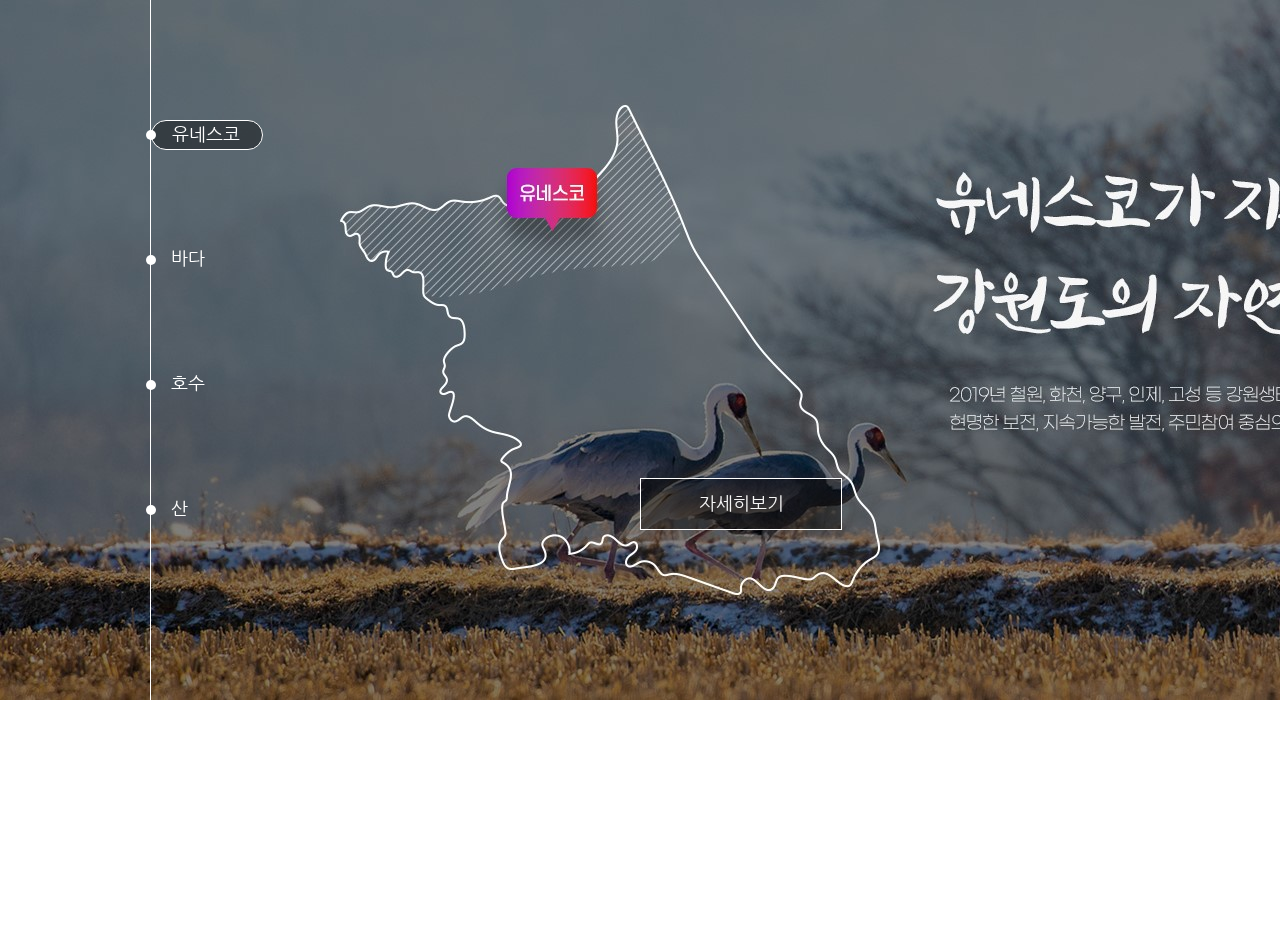
<file: index_folder/maptour_frame1.html>
<!DOCTYPE html>
<html lang="en">
<head>
	<meta charset="UTF-8">
	<meta http-equiv="X-UA-Compatible" content="IE=edge">
	<meta name="viewport" content="width=device-width, initial-scale=1.0">
	<title>강원관광</title>
	<link rel="stylesheet" href="../css/reset.css">
	

	<link rel="stylesheet" href="../css/slick.css">
    <link rel="stylesheet" href="../css/slick-theme.css">
	<link rel="stylesheet" href="../css/style.css">
    <script src="https://code.jquery.com/jquery-3.6.4.min.js"></script>
    <script src="../js/slick.min.js"></script>

	<link rel="원본 좌표" href="https://www.gangwon.to/gwtour"> 
    <style>
        body{position: fixed;}
        #maptour .maptab>.unesco{height: 28px;border-radius: 15px; border: 1px solid white;background: rgba(0,0,0,.4);}


    </style>
</head>

<body>
    <div id="maptour">
        <img src="../img/tour01.jpg" alt="맵투어1 이미지">
        <div class="maptab">
            <a href="../index_folder/maptour_frame1.html" class="unesco" target="maptour_frame">유네스코</a>
            <a href="../index_folder/maptour_frame2.html" class="ocean" target="maptour_frame">바다</a>
            <a href="../index_folder/maptour_frame3.html" class="lake" target="maptour_frame">호수</a>
            <a href="../index_folder/maptour_frame4.html" class="mountain" target="maptour_frame">산</a>
            <ul>
                <li></li> <!-- 항목 꾸미기 요소(●) 입니다. -->
                <li></li>
                <li></li>
                <li></li>
            </ul>
        </div>
        <a href="#" class="map_detail_btn">자세히보기</a>
    </div>
</body>
</html>
</file>
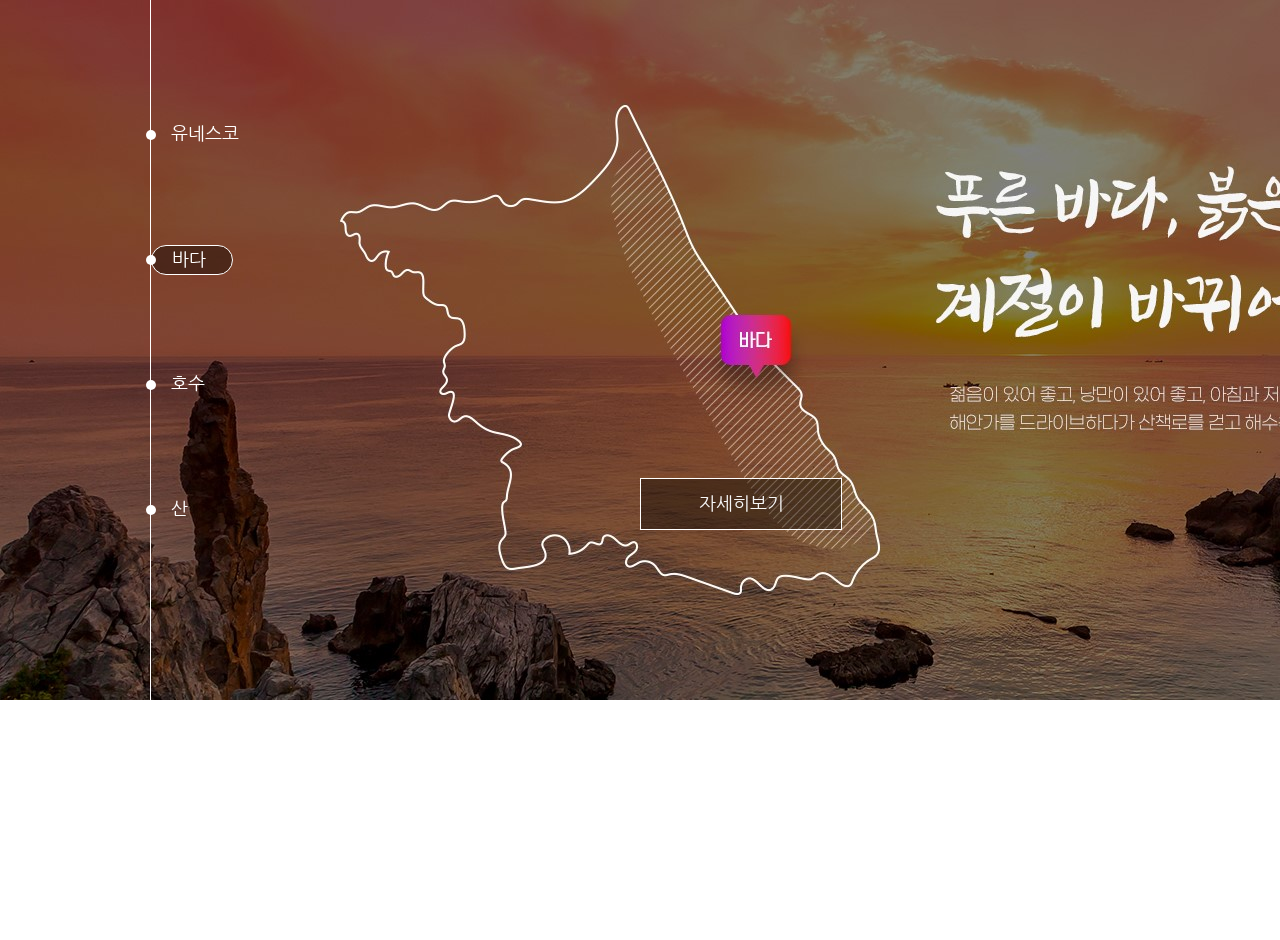
<file: index_folder/maptour_frame2.html>
<!DOCTYPE html>
<html lang="en">
<head>
	<meta charset="UTF-8">
	<meta http-equiv="X-UA-Compatible" content="IE=edge">
	<meta name="viewport" content="width=device-width, initial-scale=1.0">
	<title>강원관광</title>
	<link rel="stylesheet" href="../css/reset.css">
	

	<link rel="stylesheet" href="../css/slick.css">
    <link rel="stylesheet" href="../css/slick-theme.css">
	<link rel="stylesheet" href="../css/style.css">
    <script src="https://code.jquery.com/jquery-3.6.4.min.js"></script>
    <script src="../js/slick.min.js"></script>
	
	<link rel="원본 좌표" href="https://www.gangwon.to/gwtour"> 
    <style>
        body{position: fixed;}
        #maptour .maptab>.ocean{height: 28px;border-radius: 15px; border: 1px solid white;background: rgba(0,0,0,.4);}


    </style>
</head>

<body>
    <div id="maptour">
        <img src="../img/tour02.jpg" alt="맵투어1 이미지">
        <div class="maptab">
            <a href="../index_folder/maptour_frame1.html" class="unesco" target="maptour_frame">유네스코</a>
            <a href="../index_folder/maptour_frame2.html" class="ocean" target="maptour_frame">바다</a>
            <a href="../index_folder/maptour_frame3.html" class="lake" target="maptour_frame">호수</a>
            <a href="../index_folder/maptour_frame4.html" class="mountain" target="maptour_frame">산</a>
            <ul>
                <li></li> <!-- 항목 꾸미기 요소(●) 입니다. -->
                <li></li>
                <li></li>
                <li></li>
            </ul>
        </div>
        <a href="#" class="map_detail_btn">자세히보기</a>
    </div>
</body>
</html>
</file>
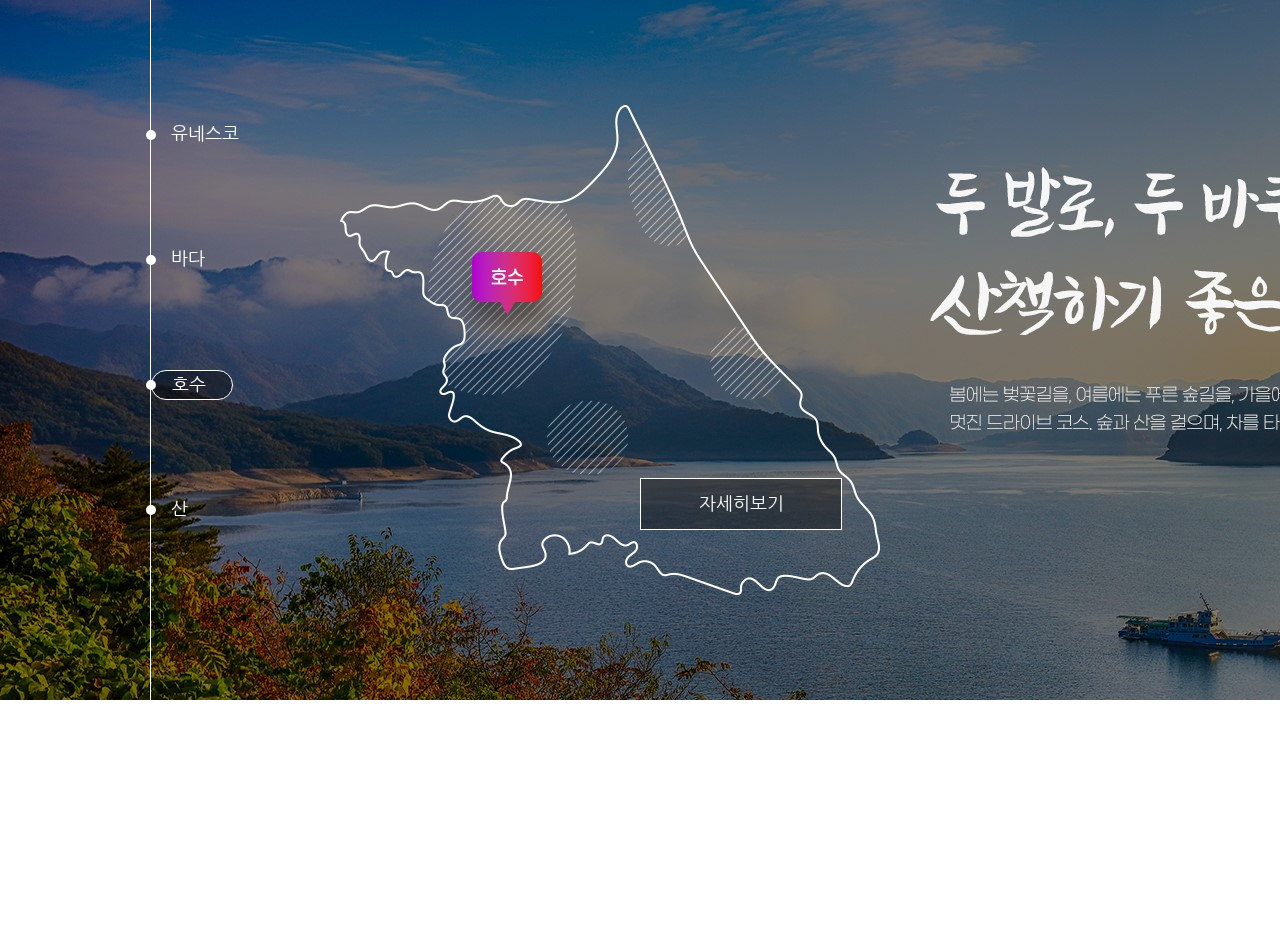
<file: index_folder/maptour_frame3.html>
<!DOCTYPE html>
<html lang="en">
<head>
	<meta charset="UTF-8">
	<meta http-equiv="X-UA-Compatible" content="IE=edge">
	<meta name="viewport" content="width=device-width, initial-scale=1.0">
	<title>강원관광</title>
	<link rel="stylesheet" href="../css/reset.css">
	

	<link rel="stylesheet" href="../css/slick.css">
    <link rel="stylesheet" href="../css/slick-theme.css">
	<link rel="stylesheet" href="../css/style.css">
    <script src="https://code.jquery.com/jquery-3.6.4.min.js"></script>
    <script src="../js/slick.min.js"></script>
	
	<link rel="원본 좌표" href="https://www.gangwon.to/gwtour"> 
    <style>
        body{position: fixed;}
        #maptour .maptab>.lake{height: 28px;border-radius: 15px; border: 1px solid white;background: rgba(0,0,0,.4);}


    </style>
</head>

<body>
    <div id="maptour">
        <img src="../img/tour03.jpg" alt="맵투어1 이미지">
        <div class="maptab">
            <a href="../index_folder/maptour_frame1.html" class="unesco" target="maptour_frame">유네스코</a>
            <a href="../index_folder/maptour_frame2.html" class="ocean" target="maptour_frame">바다</a>
            <a href="../index_folder/maptour_frame3.html" class="lake" target="maptour_frame">호수</a>
            <a href="../index_folder/maptour_frame4.html" class="mountain" target="maptour_frame">산</a>
            <ul>
                <li></li> <!-- 항목 꾸미기 요소(●) 입니다. -->
                <li></li>
                <li></li>
                <li></li>
            </ul>
        </div>
        <a href="#" class="map_detail_btn">자세히보기</a>
    </div>
</body>
</html>
</file>
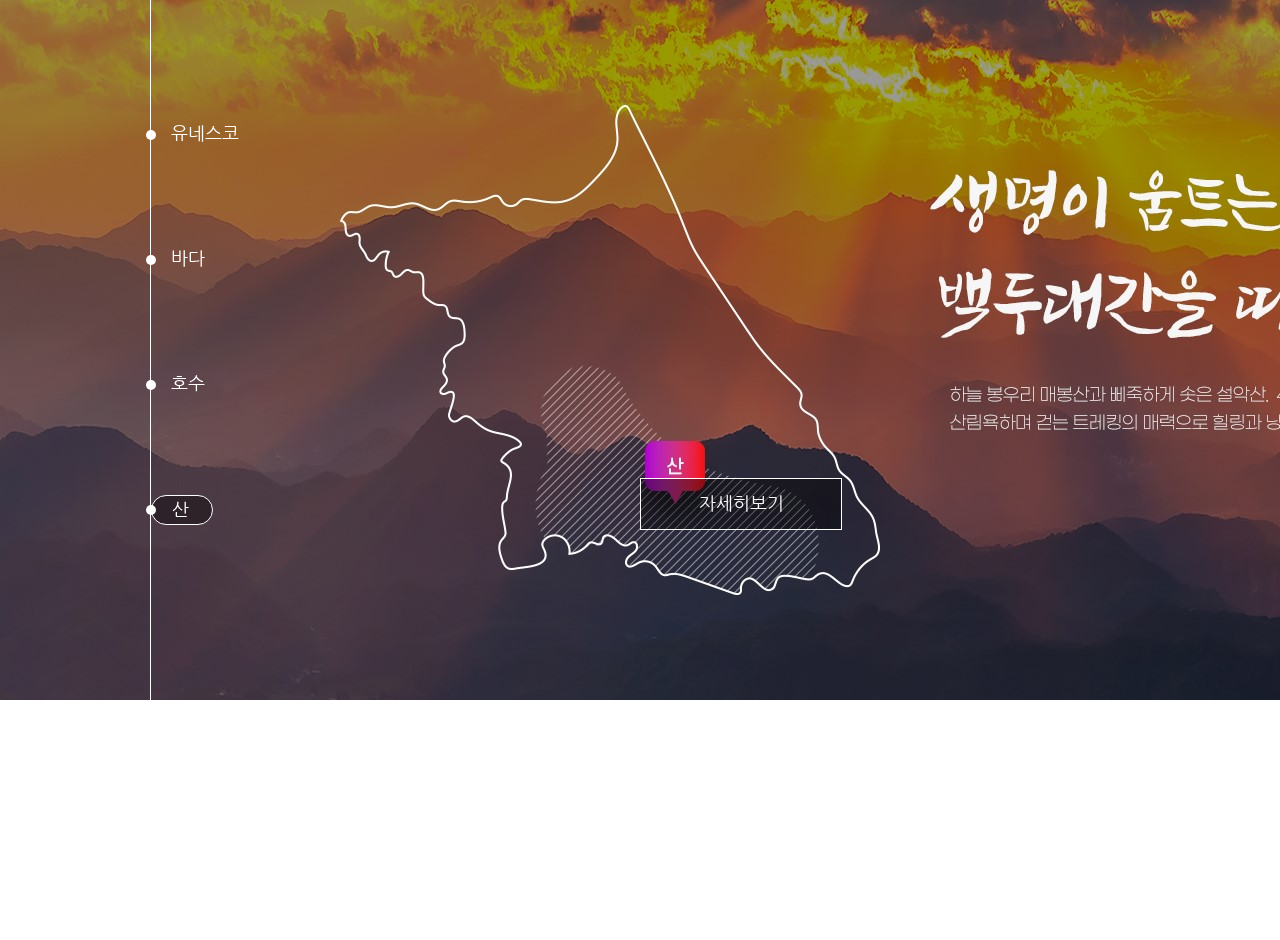
<file: index_folder/maptour_frame4.html>
<!DOCTYPE html>
<html lang="en">
<head>
	<meta charset="UTF-8">
	<meta http-equiv="X-UA-Compatible" content="IE=edge">
	<meta name="viewport" content="width=device-width, initial-scale=1.0">
	<title>강원관광</title>
	<link rel="stylesheet" href="../css/reset.css">
	

	<link rel="stylesheet" href="../css/slick.css">
    <link rel="stylesheet" href="../css/slick-theme.css">
	<link rel="stylesheet" href="../css/style.css">
    <script src="https://code.jquery.com/jquery-3.6.4.min.js"></script>
    <script src="../js/slick.min.js"></script>
	
	<link rel="원본 좌표" href="https://www.gangwon.to/gwtour"> 
    <style>
        body{position: fixed;}
        #maptour .maptab>.mountain{height: 28px;border-radius: 15px; border: 1px solid white;background: rgba(0,0,0,.4);}


    </style>
</head>

<body>
    <div id="maptour">
        <img src="../img/tour04.jpg" alt="맵투어1 이미지">
        <div class="maptab">
            <a href="../index_folder/maptour_frame1.html" class="unesco" target="maptour_frame">유네스코</a>
            <a href="../index_folder/maptour_frame2.html" class="ocean" target="maptour_frame">바다</a>
            <a href="../index_folder/maptour_frame3.html" class="lake" target="maptour_frame">호수</a>
            <a href="../index_folder/maptour_frame4.html" class="mountain" target="maptour_frame">산</a>
            <ul>
                <li></li> <!-- 항목 꾸미기 요소(●) 입니다. -->
                <li></li>
                <li></li>
                <li></li>
            </ul>
        </div>
        <a href="#" class="map_detail_btn">자세히보기</a>
    </div>
</body>
</html>
</file>
<file: css/style.css>
@import url('https://fonts.googleapis.com/css2?family=Lobster&family=Noto+Sans+KR&display=swap');
@import url('https://fonts.googleapis.com/css?family=Nanum+Gothic:400,700&display=swap');

/* 공통속성 */
*{font-family: 'Nanum Gothic', sans-serif;}
html{width: 1920px ;overflow-x: hidden;}
body{width: 100%; }
.inner{width: 90%; height: inherit; margin: 0 auto ; overflow: hidden}
h2{color: black; font-size: 30px;font-weight: bold;}
h3{font-size: 70px; color: white; text-shadow: 0px 0px 15px rgba(0,0,0,.5); font-weight: bold; }

#top-btn{position: fixed; right: 20px; bottom: 20px; z-index: 1001; border-radius: 50%;
 background: url(../img/top.png) no-repeat center center /cover; width: 80px; height: 80px; font-size: 0px; display: none;}


/* 최상단 네비 메뉴 */
#top_menu_fixed{height: 80px; width: 100%; position: fixed; background: rgb(255, 255, 255); z-index: 5000;}
#top_menu_fixed img{object-fit: cover; width: 100px; height: 43px;float: left; margin: 20px; padding-left: 30px; filter: invert(1);} 

#top_menu_fixed>ul{float: right; margin-top: 13px; }
#top_menu_fixed>ul>li{float: left; display: block;font-size: 18px; padding: 0px 50px;  line-height: 55px; height: 80px;  }
#top_menu_fixed>ul>li>a{color: black; font-weight: bold;}
#top_menu_fixed>ul>li>ul{position: absolute;top: 80px;width: 175px; display: none; }
#top_menu_fixed>ul>li:hover>ul{display: block;}

#top_menu_fixed>ul>li>ul>li{display: inline-block; background: white; width: 175px; padding-left: 30px; }
#top_menu_fixed>ul>li>ul>li:hover{background: linear-gradient(to right, #953cbe, #8a1313); }
#top_menu_fixed>ul>li>ul>li>a{color: #3b3939; letter-spacing: -1px;}
#top_menu_fixed>ul>li>ul>li:hover>a{color: white;}
#top_menu_fixed>ul>li>ul>li>dd{ display: inline-block;}
#top_menu_fixed>ul>li>ul>li>dd>a{color:  #3b3939; font-size: 15px;}
#top_menu_fixed>ul>li>ul>li:hover>dd>a{color: white;}

                       /*  nav 검색 메뉴 */
#top_menu_fixed>#searchBg{position: absolute; top: 80px; left: -50%;  transition: left 0.3s ease-in-out, transform 0.3s ease-in-out;
    border-radius: 30px; padding: 0 20px; ;
    height: 100px; width: 400px; background: rgba(0,0,0,.7);  z-index: 20;}
#top_menu_fixed>#searchBg .search-bx{width: 100%; height: 100%; ;display: flex; align-items: center; justify-content: center;  }
#top_menu_fixed>#searchBg .search-bx fieldset{
    display: flex; justify-content: space-between; vertical-align: middle; margin-right: 20px;
    border-bottom: 1px solid #fff; width: 100%;}
#top_menu_fixed>#searchBg .search-bx fieldset #keyword{
    background: transparent; height: 50px; padding-left: 10px; font-size: 18px; color: #fff; font-weight: 300; flex: 1; border: none; }
#top_menu_fixed>#searchBg .search-bx>i{display: block; width: 50px; height: 50px; font-size: 25px; color: white; line-height: 50px;  cursor: pointer; margin-right: -15px; }


/* 메인뷰 영역 */ /* 동영상 + 사진 */
#mainview{width: 100% ;height: 100%;}
#mainview>.contentBox{position: relative; width: 1920px; ;height: 100vh; overflow: hidden;}
#mainview>.contentBox>video{position: absolute ;z-index: 2; object-fit: fill;
    animation: mainFade  10s forwards; animation-iteration-count: 1; }
    @keyframes mainFade {
        0% {opacity: 1;}
        30% {opacity: 1;}
        75% {opacity: .5;}
        100% {opacity: 0;}
    }
#mainview>.contentBox>img{position: absolute; z-index: 1; width: 100%; height: 100%;}


/* only 영역 */
#only{height: 730px; background: white; }
#only>.inner{padding-top: 120px;}
#only>.inner>h2>a{font-size: 20px; margin-left: 28px;height: 32px;width: 90px; padding:2px 20px 2px 20px; background: black; color:  white; position: relative; top: -13px; left: -3px; transition: .5s; }
#only>.inner>h2>a:hover{clip-path: polygon(0 0, 0 100%, 85% 100%, 100% 50%, 85% 0);}

.gallery>div{float: left;  width: 48%; position: relative; height: 510px; }
.gallery span{color: #7a7777; font-size: 18px;height: 130px; width: 560px; display: block; box-shadow: 3px 3px 15px 3px rgba(0,0,0,.1); padding: 30px; position: absolute; top: 280px; left: 30px; background: white;}

.gallery span:hover{color: white; background: linear-gradient(to right, #953cbe, #8a1313); }
.gallery span:hover>strong{color: white;}
.gallery strong{font-size: 30px; color:  black; margin-top: 10px; display: block;}
.gallery .slider-for{margin-right: 40px;}
.slick-slide img{width: 100%;}
.slick-list{overflow: visible;} /* ← 슬릭 코드에 오버플로우:히든이 자동으로 따라와서 해제하기 위한 태그임 */



/* movingtext 애니메이션 영역 */
#mtext{overflow: hidden; height: 100px; width: 100% !important; }
.movingtext{height: 100px; background: url(../img/tour_gangwon.png) repeat-x left center; opacity: .1; animation: flow_font 18s linear infinite; }
@keyframes flow_font {from {transform: translateX(-20%);}to{transform: translateX(80%);} }




/* like 영역 */
#like{height: 1100px;  }
#like>.inner{padding-top: 60px; height: inherit;overflow: hidden; padding-left: 10px;}
#like>.inner>img{margin-bottom: 40px;}
#like .inner .likeSection{width: 85%; float: left; height: 820px; }

#like .inner .likeSide{width: 13%; float: left; height: 300px; box-shadow: 3px 3px 15px 3px rgba(0,0,0,.1); position: relative; top: 0px; }
#like .inner .likeSide .likeSide_Menubar{width: 200px;}
#like .inner .likeSide a{font-size: 16px; width: 200px; display: block; margin-left: 60px;}
#like .inner .likeSide .big{font-size: 30px;width: 200px; display: block; margin-bottom: 10px; }
#like .inner .likeSide .small{margin-top: 5px; margin-bottom: 15px; color: #3b3939}


#like .inner a{width: 26%; display: block; float: left; margin: 0 30px 40px 0;}
#like .inner a:nth-child(3){width: 40%;}
#like .inner a:nth-child(5){width: 40%;}
#like .inner a img{width: 100%; box-shadow: 3px 3px 15px 3px rgba(0,0,0,.2); margin-bottom: 10px; }

#like .inner a>span{font-size: 16px; color:  #6b6969; font-family: 'Nanum Gothic', sans-serif; font-weight: bold; }
#like .inner a>span>p{margin-top: 10px; color:  #7a7777; font-weight: normal;}





/* maptour 영역 */
#maptour{height: 700px; position: relative;}
#maptour .maptab{height: 700px;width: 120px; position: absolute; border-left: 1px solid white;top: 0px ;left: 150px; color: rgba(255, 255, 255, 0.1);padding: 120px 0;}
#maptour .maptab>a{margin-bottom: 95px ;color: #ffffff; padding: 0 20px; width: 40px;height: 30px; line-height: 28px;font-size: 18px; display: block;}
#maptour .maptab>a:nth-child(1){width: 70px}
#maptour .maptab>a:nth-child(4){width: 20px}
#maptour .maptab>a:hover{height: 28px;border-radius: 15px; border: 1px solid white;background: rgba(0,0,0,.4);}

#maptour .maptab li{width: 10px; height: 10px; background: white; position: absolute;border-radius: 50%;}
#maptour .maptab li:nth-child(1){top: 130px; left: -5px;}
#maptour .maptab li:nth-child(2){top: 255px; left: -5px;}
#maptour .maptab li:nth-child(3){top: 380px; left: -5px;}
#maptour .maptab li:nth-child(4){top: 505px; left: -5px;}


#maptour>.map_detail_btn{display: block; position: absolute; left: 50%; bottom: 170px; width: 200px; height: 50px; line-height: 50px; text-align: center; color: #f6f6f6; font-size: 18px; border: 1px solid #fff; background: rgba(0,0,0,.4);}
#maptour>.map_detail_btn:hover{background: rgba(0,0,0,.7);}




/* festival 영역 */ 
#festival-slide{overflow: hidden; height: 680px; width: 100%}

#festival{height: 950px;  }
#festival>.inner{padding-top: 100px;}
#festival>.inner>div>ul{padding-top: 50px; position: relative;width: 2000px; display: flex;}
#festival>.inner>div>ul>li{float: left;width: 390px; height: 680px; margin-right: 50px;}
#festival>.inner>div>ul>li:last-child{margin-right:none}
#festival>.inner>div>ul>li>a>img{width: 390px;}

#festival>.inner>div>ul>li>a>strong{float: left; display: block; font-size: 30px; margin-top: 10px;}
#festival>.inner>div>ul>li>a>span{float: left; display: block; font-size: 18px; margin-top: 5px; color: #7a7777;}






/* giftgoods 영역 */
#giftgoods{height: 500px; background: #ede3ef; position: relative;}
#giftgoods>.inner{padding-top: 90px; }

#giftgoods>.inner>#gift_side1{width: 35%; float: left; position: relative;}
#giftgoods>.inner>#gift_side1>h2::after{background: url(../img/present_mc.png);content: '';
z-index: 30; width: 376px; height: 283px; position: absolute; right: 0; top: 127px; }
#giftgoods>.inner>#gift_side1>h2>a{font-size: 18px; height: 32px;width: 145px; padding:2px 20px 2px 20px; margin-top: 15px;background: black; color:  white;  display: block; }
#giftgoods>.inner>#gift_side1>h2>a:hover{clip-path: polygon(0 0, 0 100%, 90% 100%, 100% 50%, 90% 0);}
#giftgoods>.inner>#gift_side2{width: 65%; height: 410px; float: left;  position: relative; overflow: hidden;}
#giftgoods>.inner>#gift_side2>ul{width: 2000px; position: relative; display: flex; flex-direction: row; transform: translateX(0px); }

#giftgoods>.inner>#gift_side2>ul>li{float: left; height: 310px; width: 260px;margin-right: 22px;}
#giftgoods>.inner>#gift_side2 img{border-radius: 50%; width: 260px; height: 260px;}
#giftgoods>.inner>#gift_side2 span{
    /* 왜 말줄임 안되나... */
    /* 왜 말줄임 안되나... */
    /* 왜 말줄임 안되나... */
    font-size: 18px; font-weight: bold; padding: 2px;
    text-overflow: ellipsis; overflow: hidden; white-space: nowrap; width: 260px; box-sizing: border-box;
    display: flex; justify-content: center; align-items: center; margin-top: 10px;}

                    /* left, right 버튼 */
.gift-left{position: absolute;z-index: 10; left: 35%; top: 150px; border-radius: 50%;width: 60px; height: 60px; background: #fff; box-shadow: 0px 0px 15px 0px rgba(0,0,0,.2); align-items: center; justify-content: center; font-size: 0; display: flex; cursor: pointer; }
.gift-left::after{content: ''; width: 12px; height: 20px; background: url(../img/mini_logo\ set.png) no-repeat -925px -110px / 960px 320px;}

.gift-right{position: absolute; z-index: 10; right: 4.5%; top: 150px; border-radius: 50%; display: flex; width: 60px; height: 60px; background: #fff; box-shadow: 0px 0px 15px 0px rgba(0,0,0,.2); align-items: center; justify-content: center; font-size: 0; cursor: pointer; }
.gift-right::after{content: ''; width: 12px; height: 20px; background: url(../img/mini_logo\ set.png) no-repeat -925px -110px / 943px 320px;}






/* memo side1 영역 */
#memo{height: 340px; border-bottom: 1px solid #d8d4d4; }
#memo>.inner>#side1{padding-top: 50px; width: 50%;height: 340px; float: left; border-right: 1px solid #d8d4d4;box-sizing: border-box;}
#memo>.inner>#side2{width: 50%;height: 260px; float: left;}

#memo h2{margin-bottom: 40px;}
#memo .inner #side1>ul>li{display: block; white-space: nowrap; padding-bottom: 50px; }
#memo .inner #side1>ul>li>a{padding-left: 11px; font-size: 18px; white-space: nowrap; overflow: hidden; text-overflow: ellipsis; display: block; float: left; width: 80%; }
#memo .inner #side1>ul>li>a:hover{font-weight: bold;}
#memo .inner #side1>ul>li>span{float: right; font-size: 18px; color: #a19d9d; padding-right: 44px;}


/* memo side2 슬라이드 영역 */
#side2{margin-top: 80px;}
#side2 input[id*="slide"]{display: none;}
#side2 .slideWrap{max-width: 100%; margin: 0 auto; overflow: hidden;}
#side2 .slideList{white-space: nowrap; font-size: 0;}

#side2 .slideList>li{display: inline-block; vertical-align: middle; width: 100%; transition: all .5s;}
#side2 .slideList>li>a{display: block; position: relative;}
#side2 .slideList>li>a img{width: 100%;}

#side2 .slideList label{position: absolute; top: 50%; transform: translateY(-50%); cursor: pointer;z-index: 10;}
#side2 .slideList .left{background: url(../img/mini_logo\ set.png) no-repeat -1210px -65px; width: 20px; height: 30px; left: 15px;}
#side2 .slideList .right{right: 0px;background: url(../img/mini_logo\ set.png) no-repeat -1235px -65px; width: 20px; height: 30px; right: 15px;}

#side2 [id="slide01"]:checked ~ .slideWrap .slideList>li{transform:translateX(0%);}
#side2 [id="slide02"]:checked ~ .slideWrap .slideList>li{transform:translateX(-100%);}
#side2 [id="slide03"]:checked ~ .slideWrap .slideList>li{transform:translateX(-200%);}





#sns{height: 420px; }
#sns>.inner>#sns_side1{width: 15%; height: 360px; float: left; padding-top: 60px; position: relative; background: white;z-index: 2; }
#sns>.inner>#sns_side1>h2{margin-bottom: 30px;}

#sns>.inner>#sns_side1>ul>li>a{display: flex; height: 32px; padding: 8px 20px 8px 10px; width: 180px;line-height: 30px; }
#sns>.inner>#sns_side1>ul>li:hover>a{border-radius: 25px; height: 32px; box-shadow: 3px 3px 15px 3px rgba(0,0,0,.1);}
#sns>.inner>#sns_side1>ul>li>a>span{font-size: 18px; font-weight: bold; color: #252424;}

#sns>.inner>#sns_side1>ul>li>.insta::before{content: ''; margin-right: 10px; width: 32px; height: 32px; background: url(../img/mini_logo\ set.png) no-repeat -109px -59px / 600px 200px;}
#sns>.inner>#sns_side1>ul>li>.facebook::before{content: ''; margin-right: 10px; width: 32px; height: 32px; background: url(../img/mini_logo\ set.png) no-repeat -259px -59px / 600px 200px;}
#sns>.inner>#sns_side1>ul>li>.blog::before{content: ''; margin-right: 10px; width: 32px; height: 32px; background: url(../img/mini_logo\ set.png) no-repeat -159px -59px / 600px 200px;}
#sns>.inner>#sns_side1>ul>li>.youtube::before{content: ''; margin-right: 10px; width: 32px; height: 32px; background: url(../img/mini_logo\ set.png) no-repeat -209px -59px / 600px 200px;}

#sns>.inner>#sns_side2{width: 85%; height: 360px; float: left; padding-top: 60px; position: relative; }
#sns>.inner>#sns_side2>ul{width: 2520px; height: 360px;;position: absolute; left: 0px; overflow: hidden;}
#sns>.inner>#sns_side2>ul>li{width: 360px; height: 360px;float: left; }






/* welcome 영역 *//*  마우스 호버시 웰컴 이미지가 등장해야합니다. */
#welcome{height: 332px; background: url(../img/footermain.jpg) no-repeat center center /cover;}
#welcome img{display: inline-block; transform: translateY(100%); opacity: 0; transition: all 2s .2s;margin: 202px 7px 8px 327px;}
#welcome:hover img{transform: translateY(0%); opacity: 1;}



/* footer 영역 */
#footer{height: 413px; background:url(../img/footersub.jpg) no-repeat center center; color:  white;}
#footer h1{width: 150px ; float: left;}
#footer>.inner{padding-top: 120px; height: 140px; width: 75%;}
#footer>.inner img{width: 150px;}

#footer .footerLink{ width: 70%;padding-left: 150px; align-items: center; display: block; float: left; margin-bottom: 41px; margin-top: 10px; }

#footer .footerLink>ul>li{float: left;padding-right: 25px; margin-right: 25px;}
#footer .footerLink>ul>span::after{content: ''; ; height: 15px; border-right: 1px solid white;}
#footer .footerLink>ul>li>a{color: white; font-size: 18px;}

#footer address{display: flex;justify-content: center; flex-direction:column; align-items: center;color: #cecccc; font-size: 15px; font-family: 'Lucida Sans', 'Lucida Sans Regular', 'Lucida Grande', 'Lucida Sans Unicode', Geneva, Verdana, sans-serif;}
#footer address li{margin-bottom: 3px; display: block;}

/* 유관기관사이트 */
#footer .footerLink>ul>li:nth-child(4){float: right;margin-right: 0px; width: 200px; height: 30px; line-height: 30px ;border: 1px solid #ffffff; padding: 8px 20px; position: relative;}
#footer .footerLink>ul>li>ul{position: absolute; top: -74px; left: -2px; width: 241px; border: 1px solid black;display: none;}
#footer .footerLink>ul>li:hover>ul{display: block;}
#footer .footerLink>ul>li>ul>li{background-color: #ffffff;  color: black; font-size: 14px; line-height: 20px; padding:8px 20px; height: 20px;}
</file>
<file: css/style4_only.css>
@import url('https://fonts.googleapis.com/css2?family=Lobster&family=Noto+Sans+KR&display=swap');
@import url('https://fonts.googleapis.com/css?family=Nanum+Gothic:400,700&display=swap');

h4{display: flex; padding: 40px 0 0px; align-items: center; color: #111; font-size: 36px; letter-spacing: -1px; font-weight: bold;}
h4>img{height: 40px; margin-left: 9px;}
.inner{width: 80%; }
#mainview{position: relative;width: 1920px; height: 800px;}
#mainview>h3{position: absolute;top: 50%; left: 50%; transform: translate(-50%, -50%);}

#tabbox{width: 100%; height: 60px; background: white; display: flex; justify-content : space-between}

#tabbox>.inner_right>a{padding: 0 20px; margin-left: 5px; color: #555; font-size: 14px; line-height: 60px; float: left;}
#tabbox>.inner_left>a{height: 46px; line-height: 61px; padding: 0 20px; border-radius: 23px; color: #555; font-size: 18px;}
#tabbox>.inner_left>.pointBox{background: linear-gradient(to right, #b100cf 0%,#f41216 100%); color: #fff; padding: 10px 20px;}


/* contents 영역 */
#contents{height: 1550px; background: #f5f3f3;border-top: 1px solid #ddd}
#contents .inner .checkBox{width: 20%; height: 100%; float: left;}



/* contents> checkbox 영역 */
h4{font-size: 24px; padding-bottom: 10px; border-bottom: 2px solid #454545; font-weight: bold; color: #454545; margin-bottom: 20px;}
#contents>.inner>.checkBox{padding: 40px; box-sizing: border-box; padding-left: 0px; padding-top: 22px; }
#contents>.inner>.checkBox>div{display: flex ;width: 50%; height: 40px; float: left; align-items: center}
#contents>.inner>.checkBox>div>input{width: 14px; height: 14px !important;}
#contents>.inner>.checkBox>div>label{display: block; padding: 10px; color: #111; padding-left: 6px; font-size: 14px;}




/* contemts>only> searchArea 박스 */
.onlyBox>.searchArea{display: flex; justify-content : flex-end; margin-top: 30px; margin-right: 20px;}
.onlyBox>.searchArea>select, input{display: block; height: 35px; width: 150px; padding-left: 10px; color: #535353; border:1px solid #c2c2c2; box-sizing: border-box; border-radius: 20px;margin-left: 5px;}
.onlyBox>.searchArea>input{width: 350px;}
.onlyBox>.searchArea>a{display: block; height: 35px; width: 60px; line-height: 35px; color: #fff; background: #303030; border-radius: 0; text-align: center;border-radius: 20px; font-size: 16px; margin-left: 5px;}
.onlyBox>.searchArea>a:hover{background: linear-gradient(to right, #b100cf 0%,#f41216 100%); font-weight: bold; }
.blank{color: #f5f3f3;}
#areaSubmitBtn{display: block ;width: 100%; height: 40px; margin-top: 130px; color: #454545; border: 2px #454545 solid; border-radius: 20px; text-align: center; background: white; padding: 0px; margin: 0px ; }


/* contents>only박스 */
#contents>.inner>.onlyBox{width: 80%; height: 100%; float: right;}
#contents>.inner>.onlyBox>ul{margin-left: 10px;}
#contents>.inner>.onlyBox>ul>li{width: 365px; height: 290px; float: left; margin-right: 47px; margin-top: 40px; transition: .5s;}
#contents>.inner>.onlyBox>ul>li:hover{transform: translate(0,-20px)}
#contents .inner .onlyBox ul li:nth-child(3){margin-right: 0px;}
#contents .inner .onlyBox ul li:nth-child(6){margin-right: 0px;}
#contents .inner .onlyBox ul li:nth-child(9){margin-right: 0px;}
#contents .inner .onlyBox ul li:nth-child(12){margin-right: 0px;}

#contents .inner .onlyBox ul li a img{width: 365px; height: 200px;}
#contents .inner .onlyBox ul li a span{display: block; margin-top: 5px; color: #aaa;font-size: 14px}
#contents .inner .onlyBox ul li a strong{white-space: nowrap; overflow: hidden;
text-overflow: ellipsis; display: block; margin-top: 2px; color: #111; font-size: 24px;letter-spacing: -2px; }

/* contents > 페이지슬롯 */
#pageslot .inner a{font-size: 15px; color: #454545}
#pageslot .inner ul{justify-content: center; align-items: center; display: flex; }
#pageslot .inner ul li{display: inline-block; background: white; min-width: 16px; height: 27px;padding: 0 2px; border: 1px solid  #d2d2d2; border-radius: 3px; line-height: 27px; vertical-align: middle; font-size: 14px; color: #454545; margin-bottom: 100px; margin-top: 50px; text-align: center; margin-right: 3px;}
#pageslot .inner .slot{background: #f0f0f0}


#footer{margin-top: -5px;}
</file>
<file: css/style2.css>
@import url('https://fonts.googleapis.com/css2?family=Lobster&family=Noto+Sans+KR&display=swap');
@import url('https://fonts.googleapis.com/css?family=Nanum+Gothic:400,700&display=swap');

.inner{width: 80%; }
#mainview{position: relative;width: 1920px; height: 800px;}
#mainview>h3{position: absolute;top: 50%; left: 50%; transform: translate(-50%, -50%);}
#tabbox{width: 100%; height: 60px;border-bottom: 1px solid #ddd; background: white;}
#tabbox a{padding: 0 20px; margin-left: 5px; color: #555; font-size: 14px; line-height: 60px; float: left;}
#tabbox>.inner{padding-left: 1370px;}


/* contents 영역 */
#contents{background: #f5f3f3;}


#contents .mainul li{width: 330px; height: 400px;float: left; margin-right: 65px; margin-top: 45px; transition: .5s;}
#contents .mainul li:nth-child(4){margin-right: 0px;}
#contents .mainul li:nth-child(8){margin-right: 0px;}
#contents .mainul li:nth-child(12){margin-right: 0px;}
#contents .mainul li:nth-child(16){margin-right: 0px;}
#contents .mainul li img{height: 330px; width: 330px; box-shadow: 3px 3px 15px 3px rgba(0,0,0,.1);}
#contents .mainul li strong{display: block;width: 330px;font-size: 24px;font-family: 'Nanum Gothic', sans-serif; letter-spacing:-1.5px; text-overflow: ellipsis; overflow: hidden; white-space: nowrap; margin-top: 12px; }
#contents .mainul li:hover{transform: translate(0,-20px)}

#pageslot .inner a{font-size: 15px; color: #454545}
#pageslot .inner ul{justify-content: center; align-items: center; display: flex;}
#pageslot .inner ul li{display: inline-block; background: white; min-width: 16px; height: 27px;padding: 0 2px; border: 1px solid  #d2d2d2; border-radius: 3px; line-height: 27px; vertical-align: middle; font-size: 14px; color: #454545; margin-bottom: 100px; margin-top: 50px; text-align: center; margin-right: 3px;}
#pageslot .inner .slot{background: #f0f0f0}
</file>
<file: css/style3.css>
@import url('https://fonts.googleapis.com/css2?family=Lobster&family=Noto+Sans+KR&display=swap');
@import url('https://fonts.googleapis.com/css?family=Nanum+Gothic:400,700&display=swap');

h4{display: flex; padding: 40px 0 0px; align-items: center; color: #111; font-size: 36px; letter-spacing: -1px; font-weight: bold;}
h4>img{height: 40px; margin-left: 9px;}
.inner{width: 80%; }
#mainview{position: relative;width: 1920px; height: 800px;}
#mainview>h3{position: absolute;top: 50%; left: 50%; transform: translate(-50%, -50%);}
#tabbox{width: 100%; height: 60px;border-bottom: 1px solid #ddd; background: white;}
#tabbox a{padding: 0 20px; margin-left: 5px; color: #555; font-size: 14px; line-height: 60px; float: left;}
#tabbox>.inner{padding-left: 1370px;}

/* contents 영역 */
#contents{background: #f5f3f3;}
#contents .mainul li{width: 330px; height: 550px;float: left; transition: .5s; margin: 45px 65px 20px 0px;}
#contents .mainul li:nth-child(4){margin-right: 0px;}
#contents .mainul li:nth-child(8){margin-right: 0px;}
#contents .mainul li:nth-child(12){margin-right: 0px;}
#contents .mainul li:nth-child(16){margin-right: 0px;}
#contents .mainul li img{height: 450px; width: 330px; box-shadow: 3px 3px 15px 3px rgba(0,0,0,.1);}
#contents .mainul li strong{display: block;width: 330px;font-size: 24px;font-family: 'Nanum Gothic', sans-serif; letter-spacing:-1.5px; text-overflow: ellipsis; overflow: hidden; white-space: nowrap; margin-top: 12px; }
#contents .mainul li span{float: left; display: block; font-size: 16px; margin-top: 5px; color: #7a7777;text-overflow: ellipsis; overflow: hidden; white-space: nowrap; }
#contents .mainul li:hover{transform: translate(0,-20px)}

/* contents > 페이지슬롯 */
#pageslot .inner a{font-size: 15px; color: #454545}
#pageslot .inner ul{justify-content: center; align-items: center; display: flex; margin-bottom: -50px;}
#pageslot .inner ul li{display: inline-block; background: white; min-width: 16px; height: 27px;padding: 0 2px; border: 1px solid  #d2d2d2; border-radius: 3px; line-height: 27px; vertical-align: middle; font-size: 14px; color: #454545; margin-bottom: 100px; margin-top: 50px; text-align: center; margin-right: 3px;}
#pageslot .inner .slot{background: #f0f0f0}


/* 유튜브 박스 */
#youtubeBox{background: #ffffff; height: 710px;}
#youtubeBox>.inner>h4{margin: 20px 0;}
#youtubeBox>.inner>h4>#goYoutube{margin-left: 22px; height: 32px; display: block; padding: 0 35px; border-radius: 20px; color: #fff; background: #e72410; font-size: 20px; border: 2px solid #e72410; transition: all .2s;}
#youtubeBox>.inner>h4>#goYoutube:hover{background: #fff; color: #e72410;}

#youtubeBox>.inner .box{float: left ;width: 50%; height: 100% ; padding: 20px; box-sizing: border-box; font-size: 24px; letter-spacing:-.5px; text-overflow: ellipsis; overflow: hidden; white-space: nowrap; margin-top: 12px; font-weight: bold; }

#youtubeBox>.inner .box iframe{width: 697px; height: 392px; display: block; margin-bottom: 20px;}
</file>
